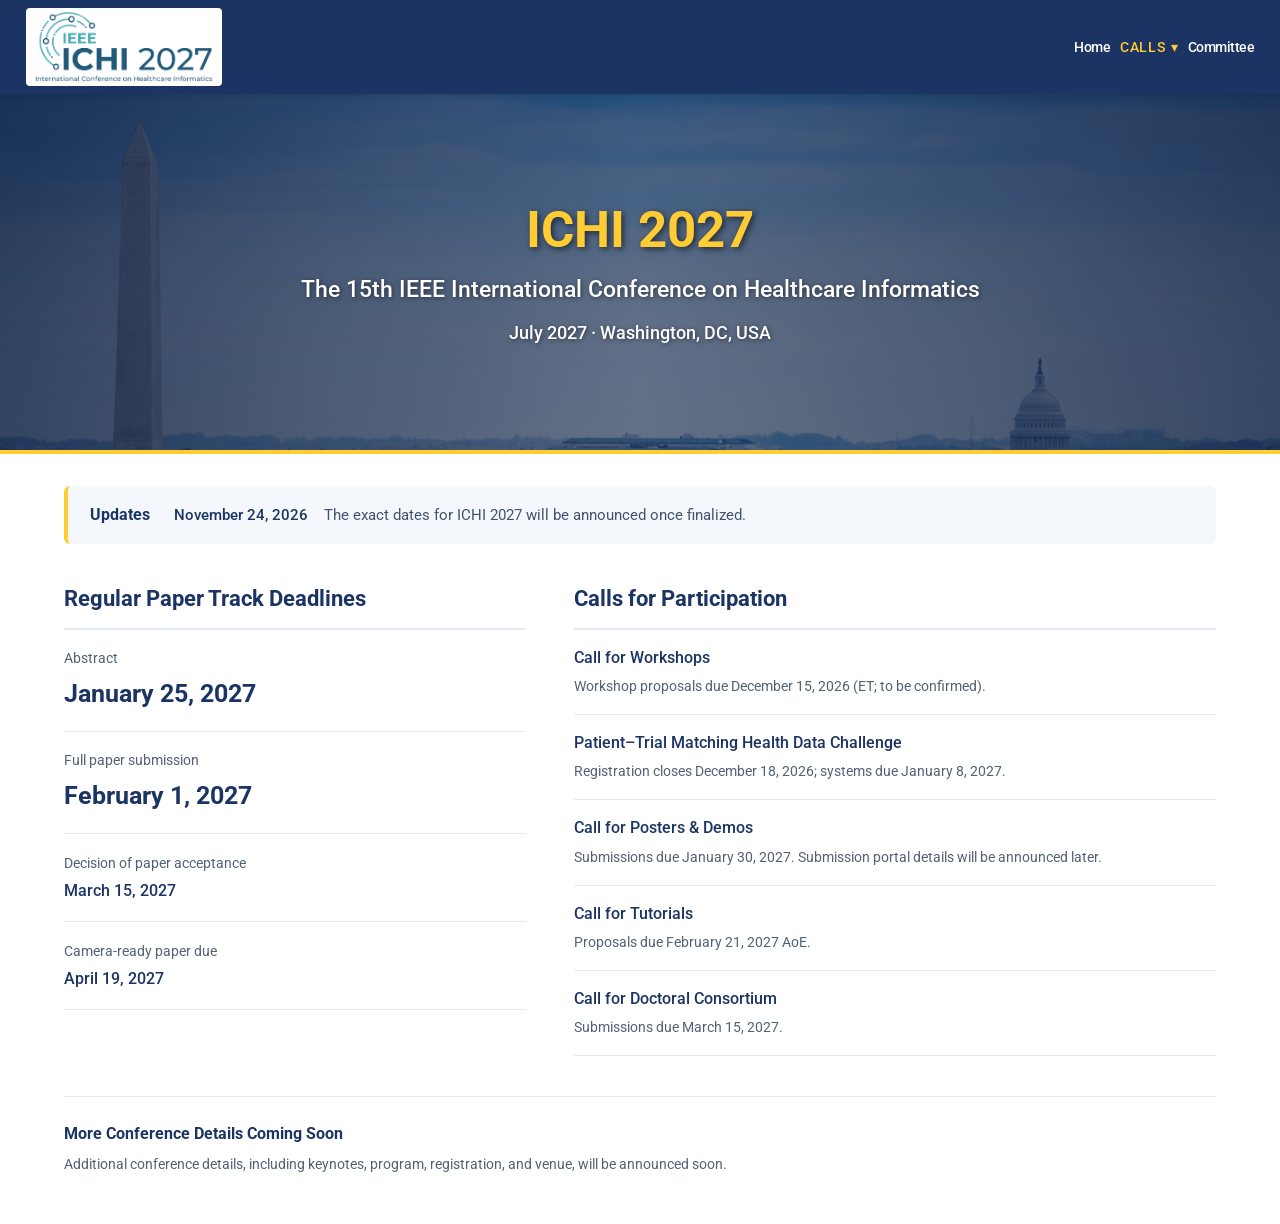
<file: index.html>
<!DOCTYPE html>
<!-- Updated: November 24, 2026 -->
<html lang="en">
<head>
    <meta charset="UTF-8" />
    <meta name="viewport" content="width=device-width, initial-scale=1.0" />
    <title>ICHI 2027 - IEEE International Conference on Healthcare Informatics</title>
    <link rel="stylesheet" href="style.css" />
    <link href="https://fonts.googleapis.com/css2?family=Roboto:wght@300;500;700&display=swap" rel="stylesheet">
</head>
<body>

<!-- Top Navigation -->
<header class="navbar">
    <div class="container">
        <a href="index.html" class="logo">
            <img src="assets/img/logo/PNG/2027-logo-IEEE ICHI-FINAL_Color.png" alt="IEEE ICHI 2027 Logo" />
        </a>
        <div id="top-nav"></div>
    </div>
</header>

<!-- Hero Section -->
<section class="hero home-hero">
  <div class="hero-text">
    <h1>ICHI 2027</h1>
    <p class="hero-description">The 15th IEEE International Conference on Healthcare Informatics</p>
    <p class="hero-subtitle">July 2027 · Washington, DC, USA</p>
  </div>
</section>

<main class="container home-content">
  <section class="home-updates" aria-labelledby="updates-heading">
    <h2 id="updates-heading">Updates</h2>
    <p><time datetime="2026-11-24">November 24, 2026</time><span>The exact dates for ICHI 2027 will be announced once finalized.</span></p>
  </section>

  <div class="home-grid">
    <section aria-labelledby="deadlines-heading">
      <h2 id="deadlines-heading">Regular Paper Track Deadlines</h2>
      <dl class="home-deadlines">
        <div class="home-deadline home-deadline--primary">
          <dt>Abstract</dt>
          <dd><time datetime="2027-01-25">January 25, 2027</time></dd>
        </div>
        <div class="home-deadline home-deadline--primary">
          <dt>Full paper submission</dt>
          <dd><time datetime="2027-02-01">February 1, 2027</time></dd>
        </div>
        <div class="home-deadline">
          <dt>Decision of paper acceptance</dt>
          <dd><time datetime="2027-03-15">March 15, 2027</time></dd>
        </div>
        <div class="home-deadline">
          <dt>Camera-ready paper due</dt>
          <dd><time datetime="2027-04-19">April 19, 2027</time></dd>
        </div>
      </dl>
    </section>

    <section aria-labelledby="calls-heading">
      <h2 id="calls-heading">Calls for Participation</h2>
      <ul class="home-calls">
        <li>
          <h3><a href="call-for-workshops.html">Call for Workshops</a></h3>
          <p>Workshop proposals due <time datetime="2026-12-15">December 15, 2026</time> (ET; to be confirmed).</p>
        </li>
        <li>
          <h3><a href="call-for-health-data-challenge.html">Patient–Trial Matching Health Data Challenge</a></h3>
          <p>Registration closes <time datetime="2026-12-18">December 18, 2026</time>; systems due <time datetime="2027-01-08">January 8, 2027</time>.</p>
        </li>
        <li>
          <h3><a href="call-for-posters.html">Call for Posters &amp; Demos</a></h3>
          <p>Submissions due <time datetime="2027-01-30">January 30, 2027</time>. Submission portal details will be announced later.</p>
        </li>
        <li>
          <h3><a href="call-for-tutorials.html">Call for Tutorials</a></h3>
          <p>Proposals due <time datetime="2027-02-21">February 21, 2027</time> AoE.</p>
        </li>
        <li>
          <h3><a href="call-for-doctorial-consortium.html">Call for Doctoral Consortium</a></h3>
          <p>Submissions due <time datetime="2027-03-15">March 15, 2027</time>.</p>
        </li>
      </ul>
    </section>
  </div>

  <section class="home-more" aria-labelledby="more-heading">
    <h2 id="more-heading">More Conference Details Coming Soon</h2>
    <p>
      Additional conference details, including keynotes, program, registration, and venue, will be announced soon.
    </p>
    <!-- <p style="color: #666;">
      Questions? Contact us at
      <a href="mailto:ichi2027@temple.edu">ichi2027@temple.edu</a>
    </p> -->
  </section>

</main>

<div id="footer"></div>
<script>
    fetch('nav.html', { cache: 'no-store' })
          .then(res => res.text())
          .then(html => { document.getElementById('top-nav').innerHTML = html; });

  fetch('footer.html')
        .then(res => res.text())
        .then(html => { document.getElementById('footer').innerHTML = html; });
</script>

</body>
</html>
</file>
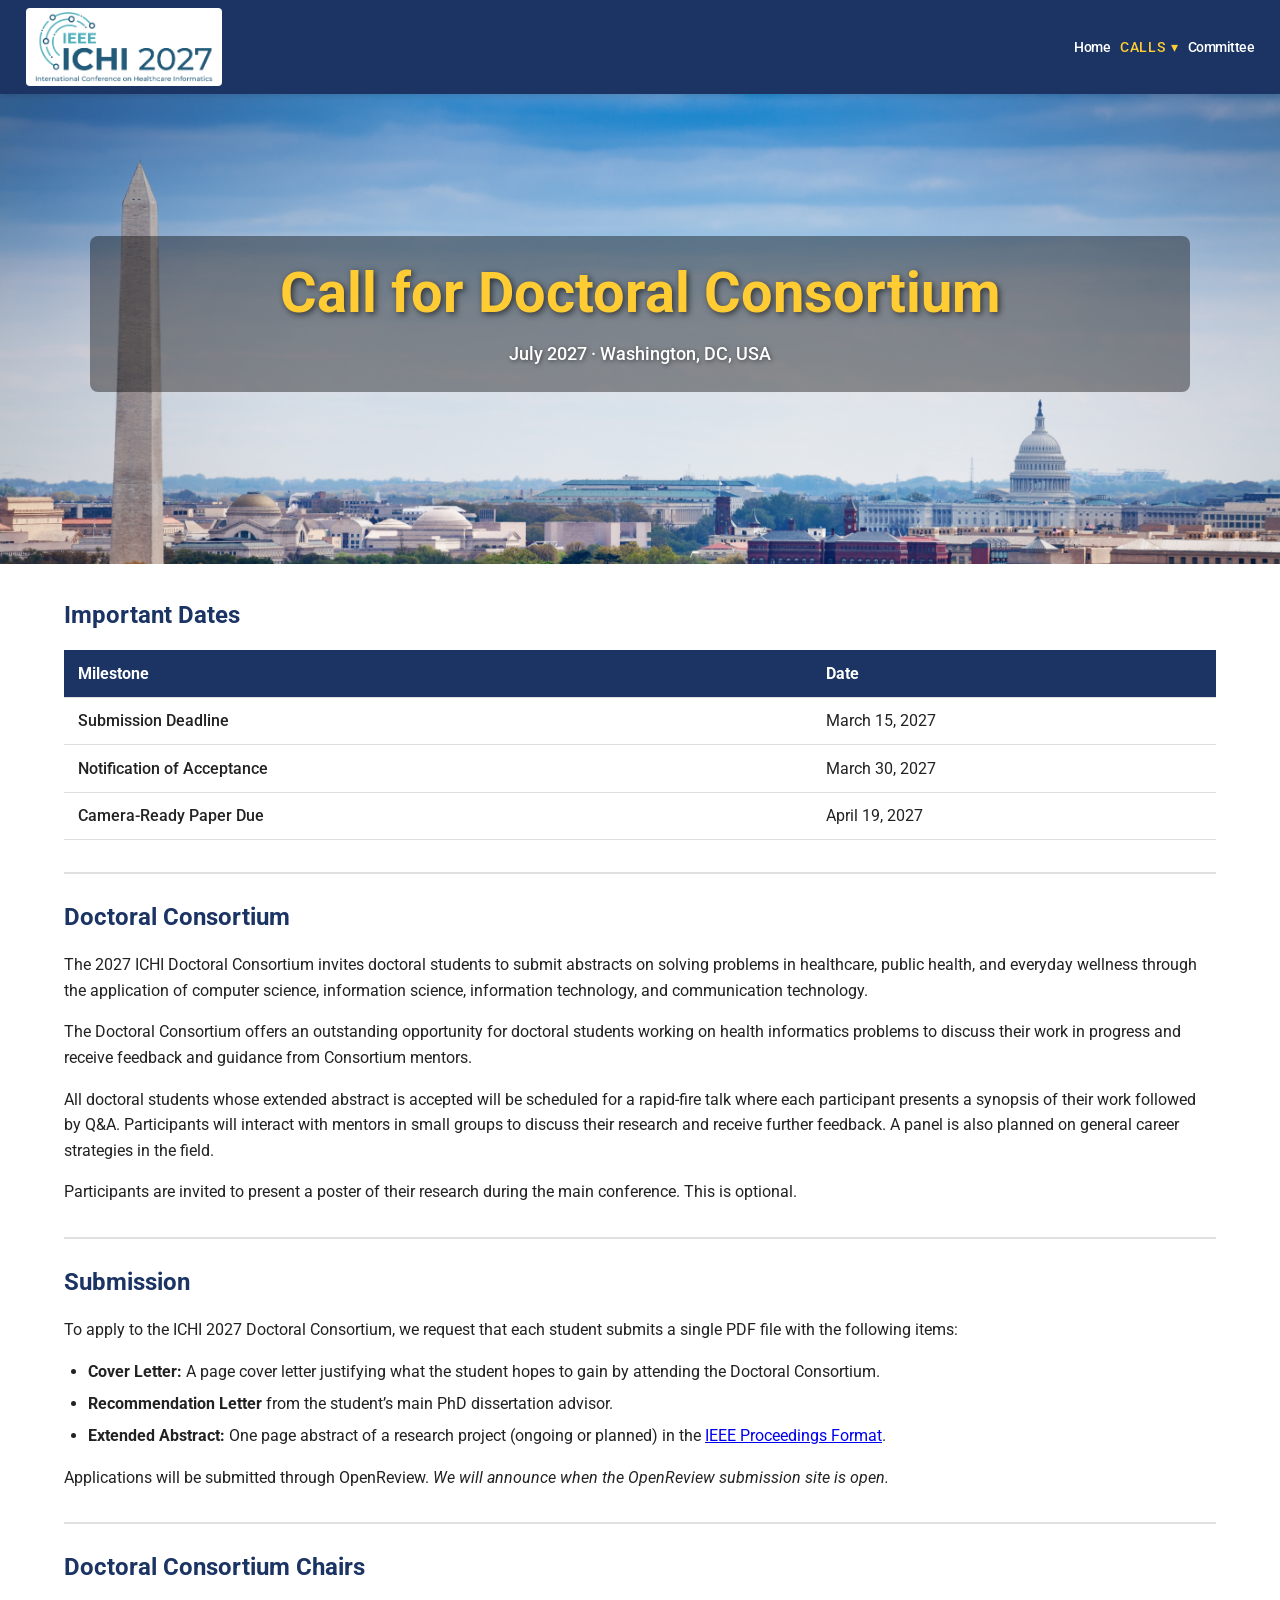
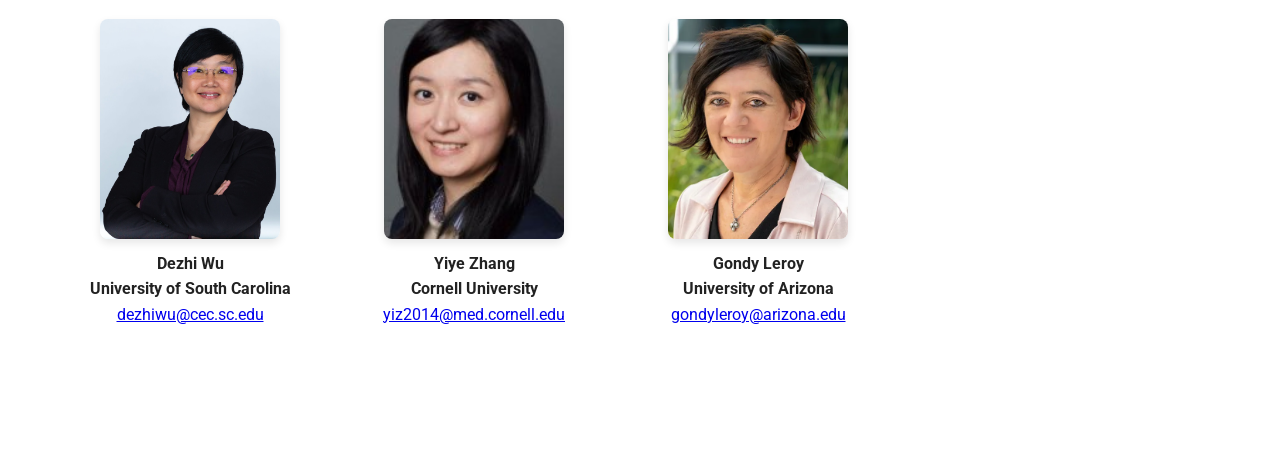
<file: call-for-doctorial-consortium.html>
<!DOCTYPE html>
<!-- Updated: November 24, 2026 -->
<html lang="en">
<head>
  <meta charset="UTF-8" />
  <meta name="viewport" content="width=device-width, initial-scale=1.0" />
  <title>Call for Doctoral Consortium | ICHI 2027</title>
  <link rel="stylesheet" href="style.css" />
  <link href="https://fonts.googleapis.com/css2?family=Roboto:wght@300;500;700&display=swap" rel="stylesheet">
</head>
<body>
<header class="navbar">
  <div class="container">
    <a href="index.html" class="logo">
      <img src="assets/img/logo/PNG/2027-logo-IEEE ICHI-FINAL_Color.png" alt="IEEE ICHI 2027 Logo" />
    </a>
    <div id="top-nav"></div>
  </div>
</header>

<section class="hero">
  <div class="hero-text">
    <h1>Call for Doctoral Consortium</h1>
    <p class="hero-subtitle">July 2027 · Washington, DC, USA</p>
  </div>
</section>

<main class="container cfp-content">
  <h2>Important Dates</h2>
  <div class="cfp-table-wrap">
    <table class="cfp-dates">
      <caption class="sr-only">Doctoral Consortium milestones and dates</caption>
      <thead><tr><th scope="col">Milestone</th><th scope="col">Date</th></tr></thead>
      <tbody>
        <tr><th scope="row">Submission Deadline</th><td>March 15, 2027</td></tr>
        <tr><th scope="row">Notification of Acceptance</th><td>March 30, 2027</td></tr>
        <tr><th scope="row">Camera-Ready Paper Due</th><td>April 19, 2027</td></tr>
      </tbody>
    </table>
  </div>

  <h2>Doctoral Consortium</h2>
  <p>The 2027 ICHI Doctoral Consortium invites doctoral students to submit abstracts on solving problems in healthcare, public health, and everyday wellness through the application of computer science, information science, information technology, and communication technology.</p>
  <p>The Doctoral Consortium offers an outstanding opportunity for doctoral students working on health informatics problems to discuss their work in progress and receive feedback and guidance from Consortium mentors.</p>
  <p>All doctoral students whose extended abstract is accepted will be scheduled for a rapid-fire talk where each participant presents a synopsis of their work followed by Q&amp;A. Participants will interact with mentors in small groups to discuss their research and receive further feedback. A panel is also planned on general career strategies in the field.</p>
  <p>Participants are invited to present a poster of their research during the main conference. This is optional.</p>

  <h2>Submission</h2>
  <p>To apply to the ICHI 2027 Doctoral Consortium, we request that each student submits a single PDF file with the following items:</p>
  <ul>
    <li><strong>Cover Letter:</strong> A page cover letter justifying what the student hopes to gain by attending the Doctoral Consortium.</li>
    <li><strong>Recommendation Letter</strong> from the student&rsquo;s main PhD dissertation advisor.</li>
    <li><strong>Extended Abstract:</strong> One page abstract of a research project (ongoing or planned) in the <a href="https://www.ieee.org/conferences/publishing/templates.html" target="_blank" rel="noopener noreferrer">IEEE Proceedings Format</a>.</li>
  </ul>
  <p>Applications will be submitted through OpenReview. <em>We will announce when the OpenReview submission site is open.</em></p>

  <section class="committee-section">
    <h2>Doctoral Consortium Chairs</h2>
    <div class="committee-grid">
      <div class="committee-card">
        <img src="assets/img/dezhi_wu.jpg" alt="Dezhi Wu">
        <h4>Dezhi Wu</h4>
        <h4>University of South Carolina</h4>
        <a href="mailto:dezhiwu@cec.sc.edu">dezhiwu@cec.sc.edu</a>
      </div>
      <div class="committee-card">
        <img src="assets/img/yiye_zhang.jpg" alt="Yiye Zhang">
        <h4>Yiye Zhang</h4>
        <h4>Cornell University</h4>
        <a href="mailto:yiz2014@med.cornell.edu">yiz2014@med.cornell.edu</a>
      </div>
      <div class="committee-card">
        <img src="assets/img/gondy_leroy.png" alt="Gondy Leroy">
        <h4>Gondy Leroy</h4>
        <h4>University of Arizona</h4>
        <a href="mailto:gondyleroy@arizona.edu">gondyleroy@arizona.edu</a>
      </div>
    </div>
  </section>
</main>

<div id="footer"></div>
<script>
  fetch('nav.html', { cache: 'no-store' })
    .then(res => res.text())
    .then(html => { document.getElementById('top-nav').innerHTML = html; });

  fetch('footer.html')
    .then(res => res.text())
    .then(html => { document.getElementById('footer').innerHTML = html; });
</script>
</body>
</html>
</file>
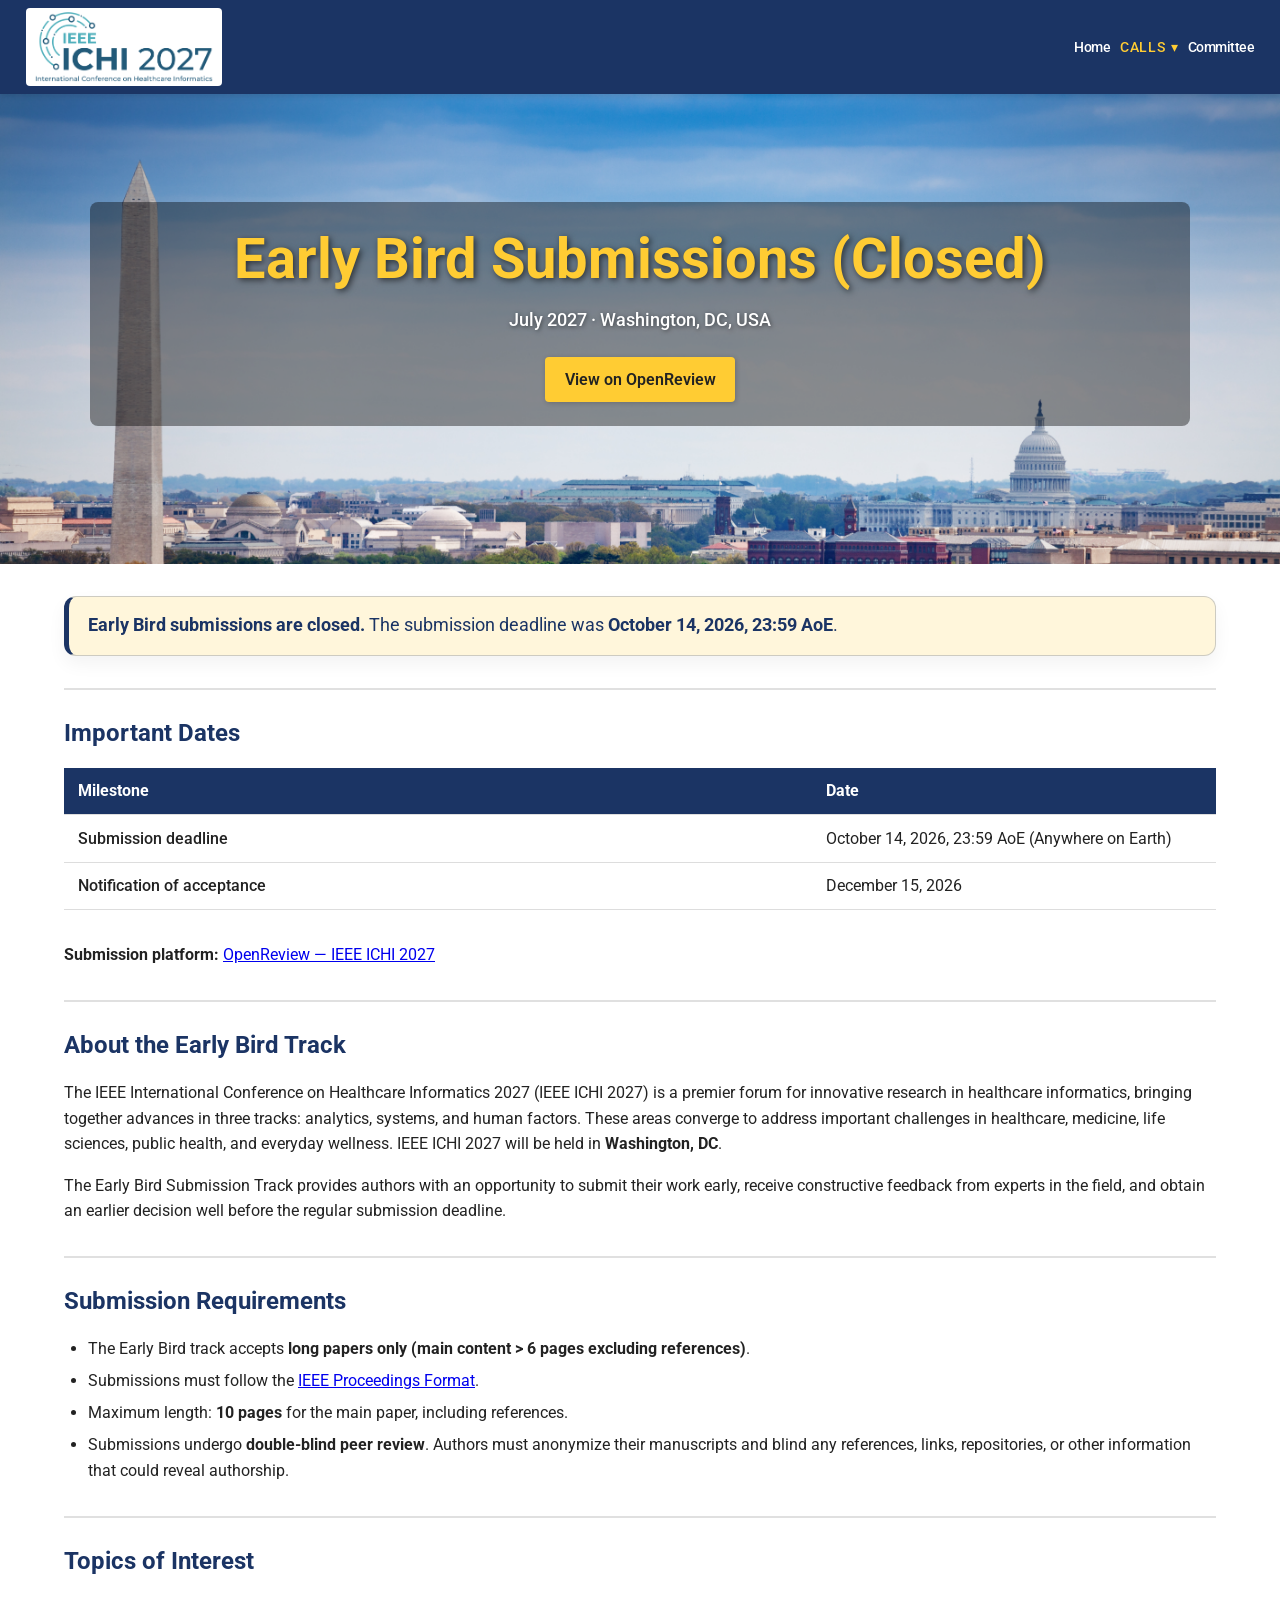
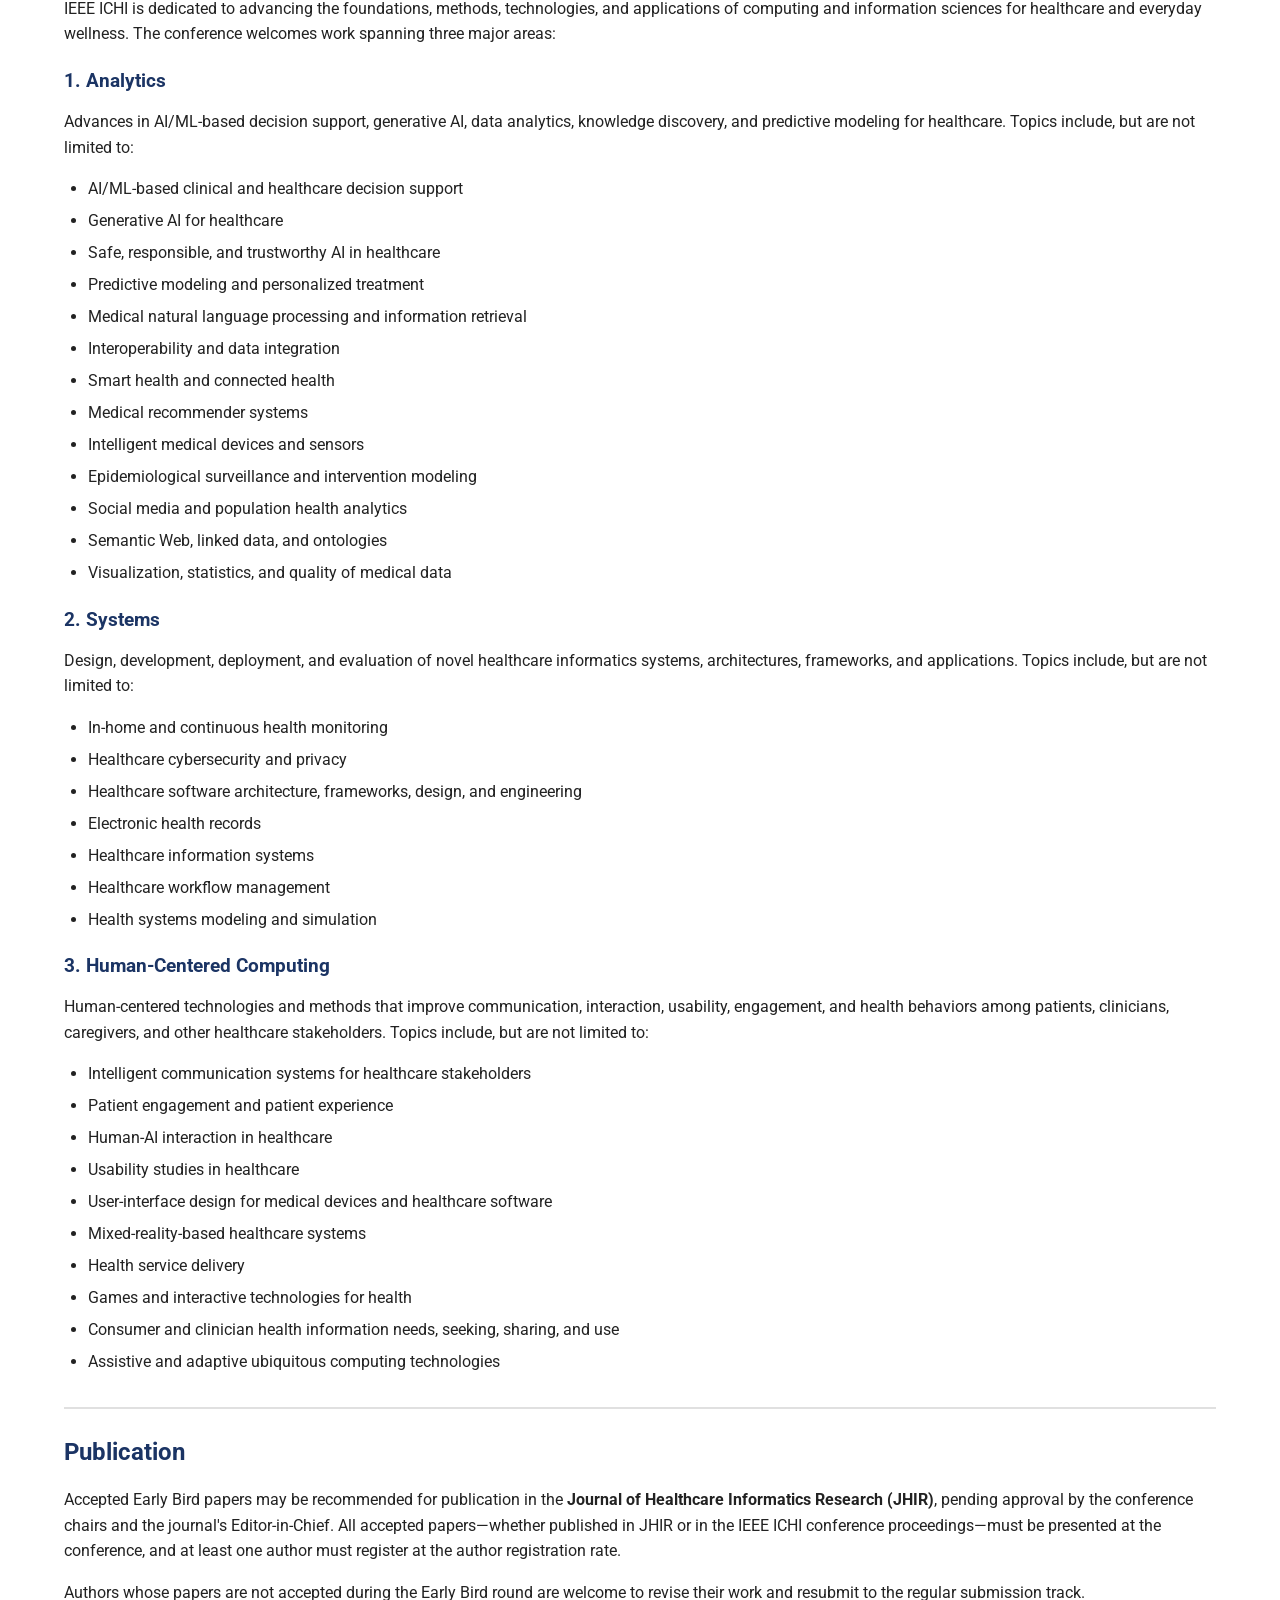
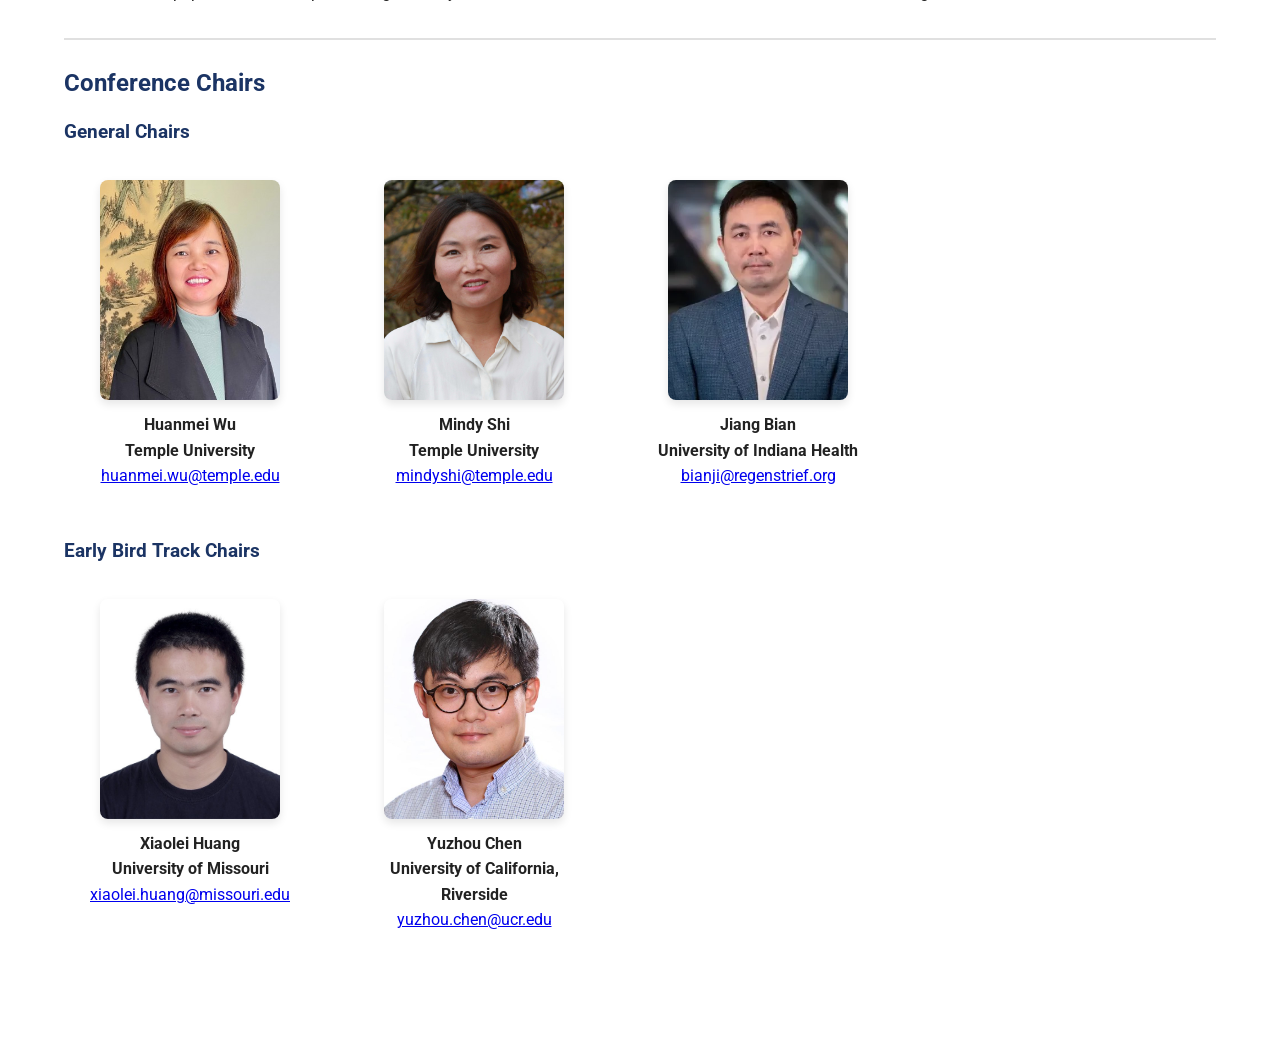
<file: call-for-early-submission.html>
﻿<!DOCTYPE html>
<!-- Updated: November 24, 2026 -->
<html lang="en">
<head>
  <meta charset="UTF-8" />
  <meta name="viewport" content="width=device-width, initial-scale=1.0" />
  <title>Call for Early Bird Submissions | ICHI 2027</title>
  <link rel="stylesheet" href="style.css" />
  <link href="https://fonts.googleapis.com/css2?family=Roboto:wght@300;500;700&display=swap" rel="stylesheet">
</head>
<body>

<!-- Top Navigation -->
<header class="navbar">
  <div class="container">
    <a href="index.html" class="logo">
      <img src="assets/img/logo/PNG/2027-logo-IEEE ICHI-FINAL_Color.png" alt="IEEE ICHI 2027 Logo" />
    </a>
    <div id="top-nav"></div>
  </div>
</header>

<!-- Hero Section -->
<section class="hero">
  <div class="hero-text">
    <h1>Early Bird Submissions (Closed)</h1>
    <p class="hero-subtitle">July 2027 · Washington, DC, USA</p>
    <div class="hero-actions">
      <a href="https://openreview.net/group?id=IEEE.org/ICHI/2027/Conference" class="button" target="_blank" rel="noopener noreferrer">View on OpenReview</a>
    </div>
  </div>
</section>

<main class="container cfp-content">

  <section class="conference-status-alert" role="status">
    <strong>Early Bird submissions are closed.</strong>
    The submission deadline was <strong>October 14, 2026, 23:59 AoE</strong>.
  </section>

  <h2>Important Dates</h2>
  <div class="cfp-table-wrap">
    <table class="cfp-dates">
      <caption class="sr-only">Early Submission milestones and dates</caption>
      <thead><tr><th scope="col">Milestone</th><th scope="col">Date</th></tr></thead>
      <tbody>
        <tr><th scope="row">Submission deadline</th><td>October 14, 2026, 23:59 AoE (Anywhere on Earth)</td></tr>
        <tr><th scope="row">Notification of acceptance</th><td>December 15, 2026</td></tr>
      </tbody>
    </table>
  </div>
  <p><strong>Submission platform:</strong> <a href="https://openreview.net/group?id=IEEE.org/ICHI/2027/Conference" target="_blank" rel="noopener noreferrer">OpenReview — IEEE ICHI 2027</a></p>

  <h2>About the Early Bird Track</h2>
  <p>The IEEE International Conference on Healthcare Informatics 2027 (IEEE ICHI 2027) is a premier forum for innovative research in healthcare informatics, bringing together advances in three tracks: analytics, systems, and human factors. These areas converge to address important challenges in healthcare, medicine, life sciences, public health, and everyday wellness. IEEE ICHI 2027 will be held in <strong>Washington, DC</strong>.</p>
  <p>The Early Bird Submission Track provides authors with an opportunity to submit their work early, receive constructive feedback from experts in the field, and obtain an earlier decision well before the regular submission deadline.</p>

  <h2>Submission Requirements</h2>
  <ul>
    <li>The Early Bird track accepts <strong>long papers only (main content &gt; 6 pages excluding references)</strong>.</li>
    <li>Submissions must follow the <a href="https://www.ieee.org/conferences/publishing/templates.html" target="_blank" rel="noopener noreferrer">IEEE Proceedings Format</a>.</li>
    <li>Maximum length: <strong>10 pages</strong> for the main paper, including references.</li>
    <li>Submissions undergo <strong>double-blind peer review</strong>. Authors must anonymize their manuscripts and blind any references, links, repositories, or other information that could reveal authorship.</li>
  </ul>

  <h2 style="color: var(--umn-maroon); margin-bottom: 1rem;">Topics of Interest</h2>
  <p>IEEE ICHI is dedicated to advancing the foundations, methods, technologies, and applications of computing and information sciences for healthcare and everyday wellness. The conference welcomes work spanning three major areas:</p>

  <h3 style="color: var(--umn-maroon);">1. Analytics</h3>
  <p>Advances in AI/ML-based decision support, generative AI, data analytics, knowledge discovery, and predictive modeling for healthcare. Topics include, but are not limited to:</p>
  <ul>
    <li>AI/ML-based clinical and healthcare decision support</li>
    <li>Generative AI for healthcare</li>
    <li>Safe, responsible, and trustworthy AI in healthcare</li>
    <li>Predictive modeling and personalized treatment</li>
    <li>Medical natural language processing and information retrieval</li>
    <li>Interoperability and data integration</li>
    <li>Smart health and connected health</li>
    <li>Medical recommender systems</li>
    <li>Intelligent medical devices and sensors</li>
    <li>Epidemiological surveillance and intervention modeling</li>
    <li>Social media and population health analytics</li>
    <li>Semantic Web, linked data, and ontologies</li>
    <li>Visualization, statistics, and quality of medical data</li>
  </ul>

  <h3 style="color: var(--umn-maroon);">2. Systems</h3>
  <p>Design, development, deployment, and evaluation of novel healthcare informatics systems, architectures, frameworks, and applications. Topics include, but are not limited to:</p>
  <ul>
    <li>In-home and continuous health monitoring</li>
    <li>Healthcare cybersecurity and privacy</li>
    <li>Healthcare software architecture, frameworks, design, and engineering</li>
    <li>Electronic health records</li>
    <li>Healthcare information systems</li>
    <li>Healthcare workflow management</li>
    <li>Health systems modeling and simulation</li>
  </ul>

  <h3 style="color: var(--umn-maroon);">3. Human-Centered Computing</h3>
  <p>Human-centered technologies and methods that improve communication, interaction, usability, engagement, and health behaviors among patients, clinicians, caregivers, and other healthcare stakeholders. Topics include, but are not limited to:</p>
  <ul>
    <li>Intelligent communication systems for healthcare stakeholders</li>
    <li>Patient engagement and patient experience</li>
    <li>Human-AI interaction in healthcare</li>
    <li>Usability studies in healthcare</li>
    <li>User-interface design for medical devices and healthcare software</li>
    <li>Mixed-reality-based healthcare systems</li>
    <li>Health service delivery</li>
    <li>Games and interactive technologies for health</li>
    <li>Consumer and clinician health information needs, seeking, sharing, and use</li>
    <li>Assistive and adaptive ubiquitous computing technologies</li>
  </ul>

  <h2>Publication</h2>
  <p>Accepted Early Bird papers may be recommended for publication in the <strong>Journal of Healthcare Informatics Research (JHIR)</strong>, pending approval by the conference chairs and the journal's Editor-in-Chief. All accepted papers—whether published in JHIR or in the IEEE ICHI conference proceedings—must be presented at the conference, and at least one author must register at the author registration rate.</p>
  <p>Authors whose papers are not accepted during the Early Bird round are welcome to revise their work and resubmit to the regular submission track.</p>

  <section class="committee-section">
    <h2>Conference Chairs</h2>

    <h3>General Chairs</h3>
    <div class="committee-grid">
      <div class="committee-card">
        <img src="assets/img/huanmei_wu.jpg" alt="Huanmei Wu">
        <h4>Huanmei Wu</h4>
        <h4>Temple University</h4>
        <a href="mailto:huanmei.wu@temple.edu">huanmei.wu@temple.edu</a>
      </div>
      <div class="committee-card">
        <img src="assets/img/xinghua_shi.jpg" alt="Xinghua (Mindy) Shi">
        <h4>Mindy Shi</h4>
        <h4>Temple University</h4>
        <a href="mailto:mindyshi@temple.edu">mindyshi@temple.edu</a>
      </div>
      <div class="committee-card">
        <img src="assets/img/jiang_bian.webp" alt="Jiang Bian">
        <h4>Jiang Bian</h4>
        <h4>University of Indiana Health</h4>
        <a href="mailto:bianji@regenstrief.org">bianji@regenstrief.org</a>
      </div>
    </div>

    <h3>Early Bird Track Chairs</h3>
    <div class="committee-grid">
      <div class="committee-card">
        <img src="assets/img/xiaolei_huang.jpg" alt="Xiaolei Huang">
        <h4>Xiaolei Huang</h4>
        <h4>University of Missouri</h4>
        <a href="mailto:xiaolei.huang@missouri.edu">xiaolei.huang@missouri.edu</a>
      </div>
      <div class="committee-card">
        <img src="assets/img/yuzhou_chen.jpg" alt="Yuzhou Chen">
        <h4>Yuzhou Chen</h4>
        <h4>University of California, Riverside</h4>
        <a href="mailto:yuzhou.chen@ucr.edu">yuzhou.chen@ucr.edu</a>
      </div>
    </div>
  </section>

</main>

<div id="footer"></div>
<script>
  fetch('nav.html', { cache: 'no-store' })
          .then(res => res.text())
          .then(html => { document.getElementById('top-nav').innerHTML = html; });

  fetch('footer.html')
          .then(res => res.text())
          .then(html => { document.getElementById('footer').innerHTML = html; });
</script>

</body>
</html>
</file>
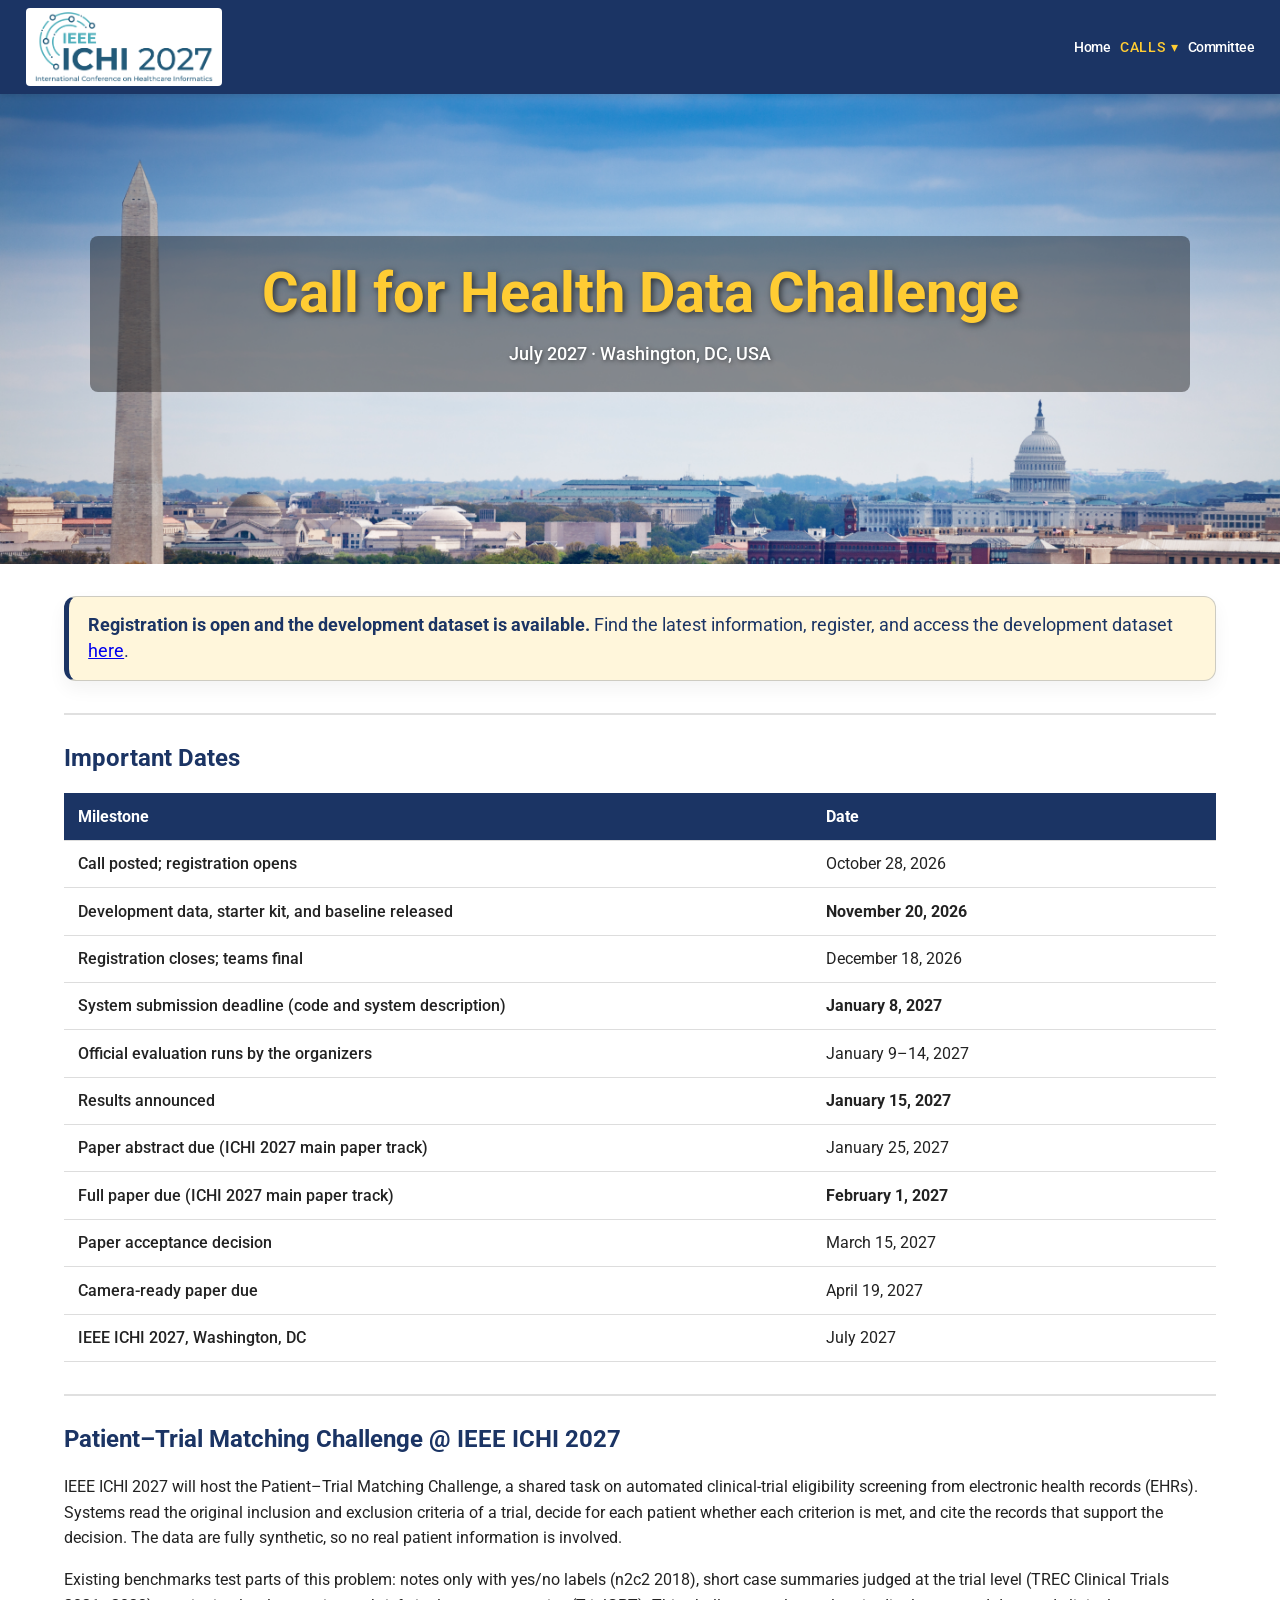
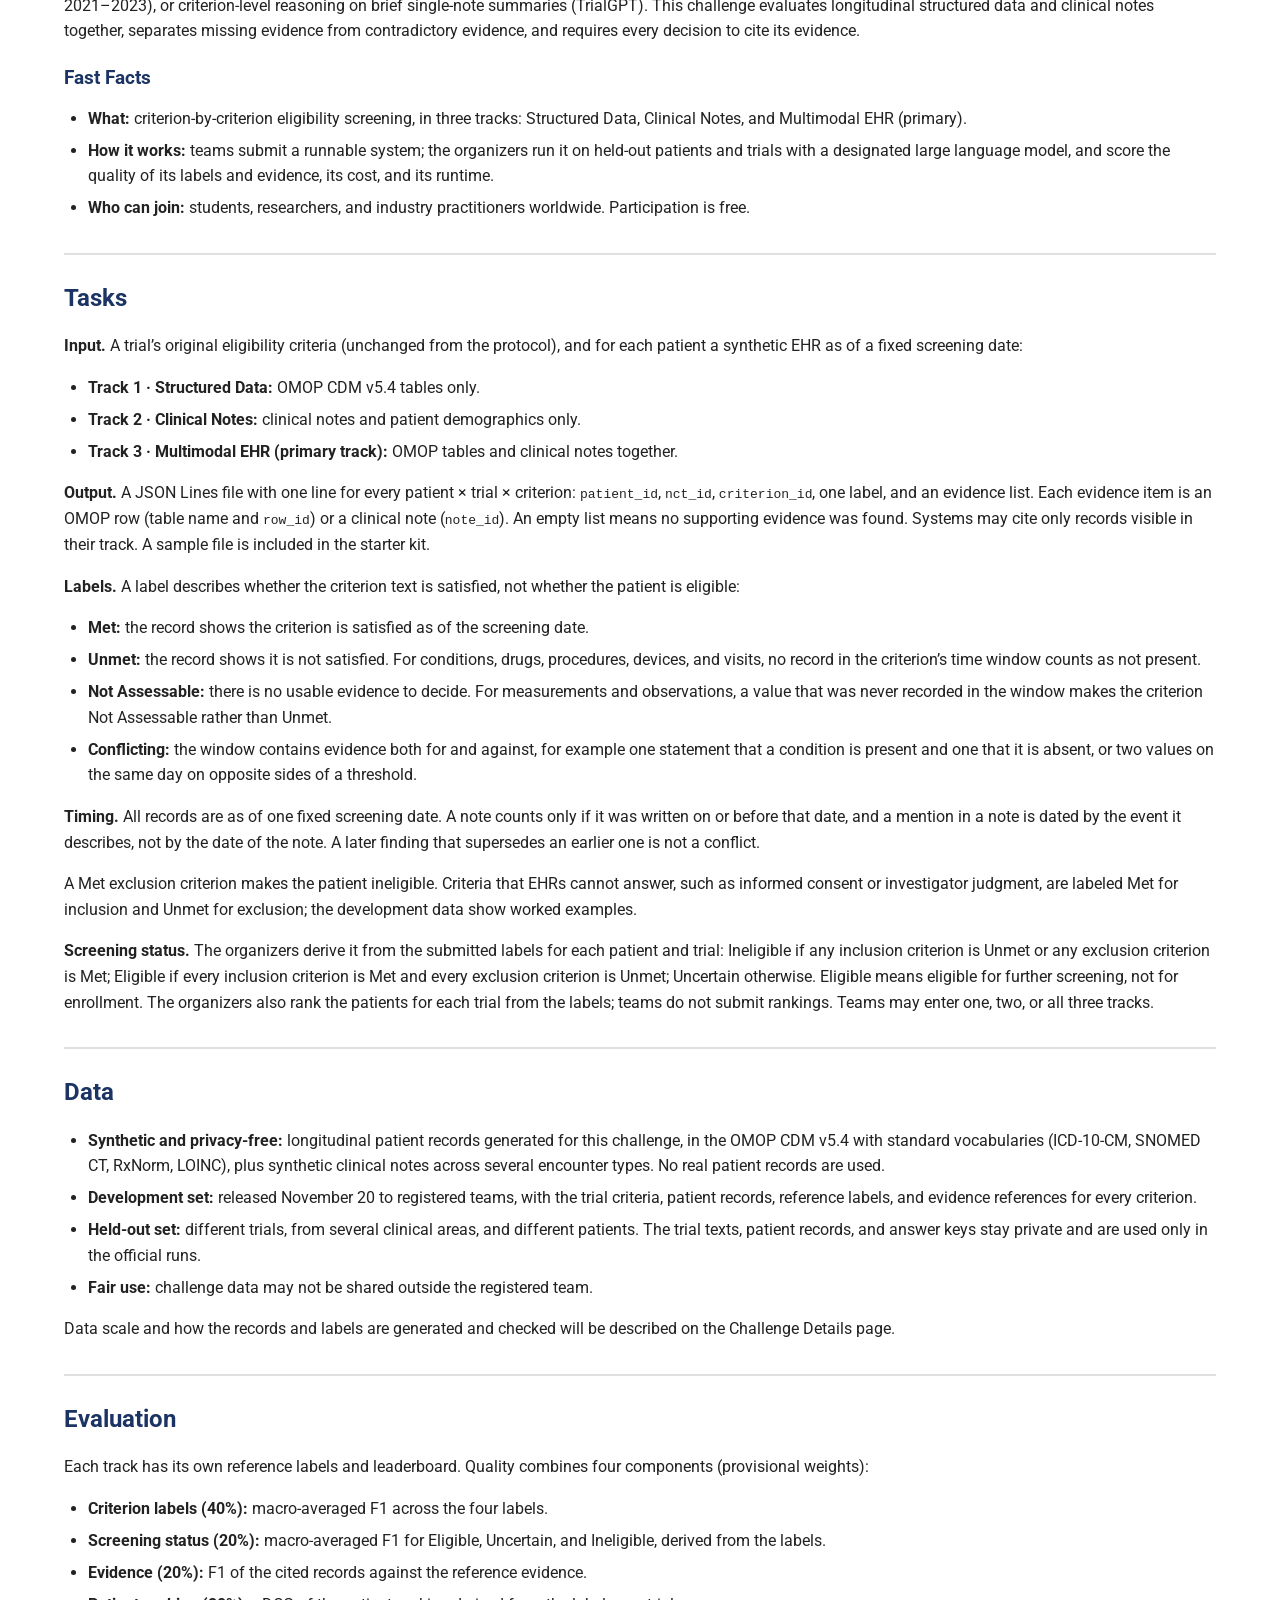
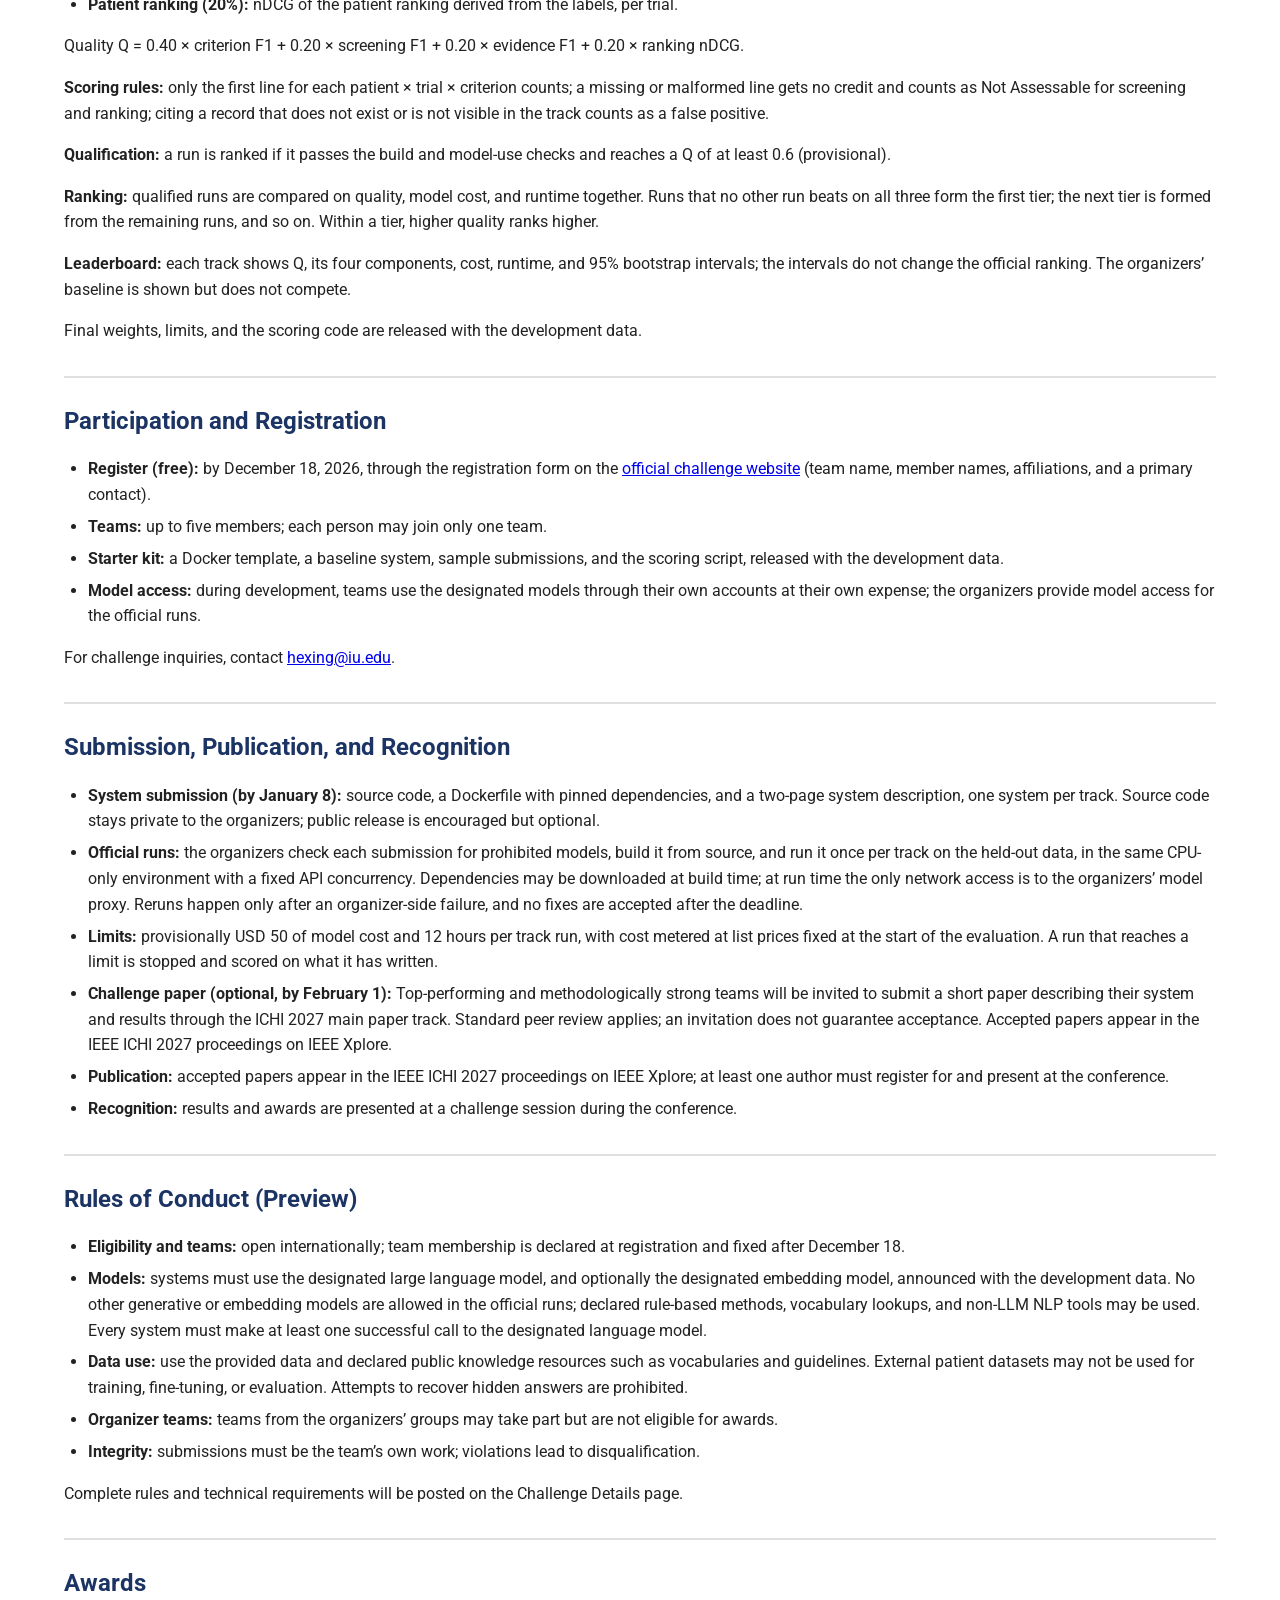
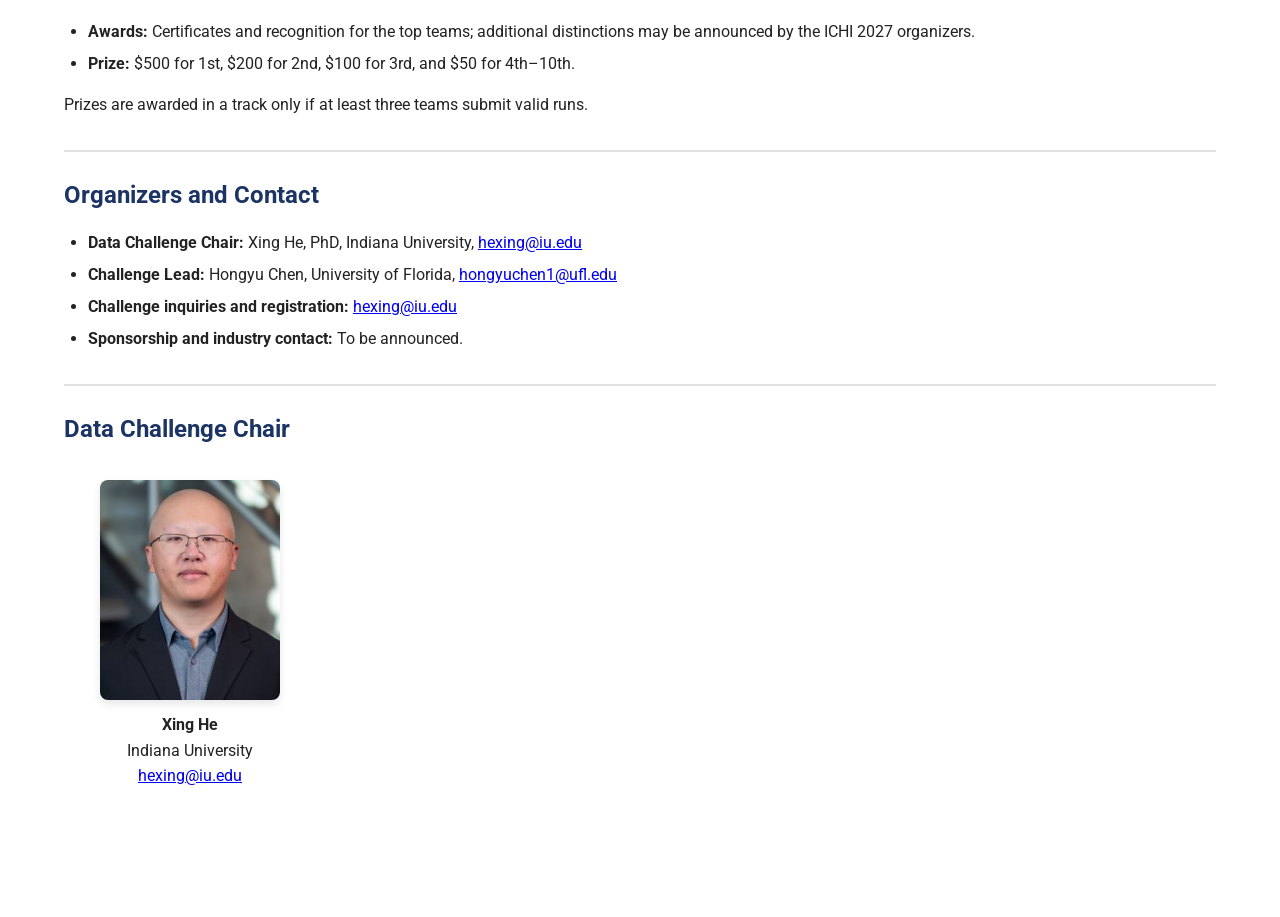
<file: call-for-health-data-challenge.html>
<!DOCTYPE html>
<!-- Updated: November 24, 2026 -->
<html lang="en">
<head>
  <meta charset="UTF-8" />
  <meta name="viewport" content="width=device-width, initial-scale=1.0" />
  <title>Call for Health Data Challenge | ICHI 2027</title>
  <link rel="stylesheet" href="style.css" />
  <link href="https://fonts.googleapis.com/css2?family=Roboto:wght@300;500;700&display=swap" rel="stylesheet">
</head>
<body>
<header class="navbar">
  <div class="container">
    <a href="index.html" class="logo">
      <img src="assets/img/logo/PNG/2027-logo-IEEE ICHI-FINAL_Color.png" alt="IEEE ICHI 2027 Logo" />
    </a>
    <div id="top-nav"></div>
  </div>
</header>

<section class="hero">
  <div class="hero-text">
    <h1>Call for Health Data Challenge</h1>
    <p class="hero-subtitle">July 2027 · Washington, DC, USA</p>
  </div>
</section>

<main class="container cfp-content">
  <section class="conference-status-alert" role="status">
    <strong>Registration is open and the development dataset is available.</strong>
    Find the latest information, register, and access the development dataset <a href="https://trialscreen-challenge.org/" target="_blank" rel="noopener noreferrer">here</a>.
  </section>

  <h2>Important Dates</h2>
  <div class="cfp-table-wrap">
    <table class="cfp-dates">
      <caption class="sr-only">Health Data Challenge milestones and dates</caption>
      <thead><tr><th scope="col">Milestone</th><th scope="col">Date</th></tr></thead>
      <tbody>
        <tr><th scope="row">Call posted; registration opens</th><td>October 28, 2026</td></tr>
        <tr><th scope="row">Development data, starter kit, and baseline released</th><td><strong>November 20, 2026</strong></td></tr>
        <tr><th scope="row">Registration closes; teams final</th><td>December 18, 2026</td></tr>
        <tr><th scope="row">System submission deadline (code and system description)</th><td><strong>January 8, 2027</strong></td></tr>
        <tr><th scope="row">Official evaluation runs by the organizers</th><td>January 9–14, 2027</td></tr>
        <tr><th scope="row">Results announced</th><td><strong>January 15, 2027</strong></td></tr>
        <tr><th scope="row">Paper abstract due (ICHI 2027 main paper track)</th><td>January 25, 2027</td></tr>
        <tr><th scope="row">Full paper due (ICHI 2027 main paper track)</th><td><strong>February 1, 2027</strong></td></tr>
        <tr><th scope="row">Paper acceptance decision</th><td>March 15, 2027</td></tr>
        <tr><th scope="row">Camera-ready paper due</th><td>April 19, 2027</td></tr>
        <tr><th scope="row">IEEE ICHI 2027, Washington, DC</th><td>July 2027</td></tr>
      </tbody>
    </table>
  </div>

  <h2>Patient–Trial Matching Challenge @ IEEE ICHI 2027</h2>
  <p>IEEE ICHI 2027 will host the Patient–Trial Matching Challenge, a shared task on automated clinical-trial eligibility screening from electronic health records (EHRs). Systems read the original inclusion and exclusion criteria of a trial, decide for each patient whether each criterion is met, and cite the records that support the decision. The data are fully synthetic, so no real patient information is involved.</p>
  <p>Existing benchmarks test parts of this problem: notes only with yes/no labels (n2c2 2018), short case summaries judged at the trial level (TREC Clinical Trials 2021–2023), or criterion-level reasoning on brief single-note summaries (TrialGPT). This challenge evaluates longitudinal structured data and clinical notes together, separates missing evidence from contradictory evidence, and requires every decision to cite its evidence.</p>

  <h3>Fast Facts</h3>
  <ul>
    <li><strong>What:</strong> criterion-by-criterion eligibility screening, in three tracks: Structured Data, Clinical Notes, and Multimodal EHR (primary).</li>
    <li><strong>How it works:</strong> teams submit a runnable system; the organizers run it on held-out patients and trials with a designated large language model, and score the quality of its labels and evidence, its cost, and its runtime.</li>
    <li><strong>Who can join:</strong> students, researchers, and industry practitioners worldwide. Participation is free.</li>
  </ul>

  <h2>Tasks</h2>
  <p><strong>Input.</strong> A trial’s original eligibility criteria (unchanged from the protocol), and for each patient a synthetic EHR as of a fixed screening date:</p>
  <ul>
    <li><strong>Track 1 · Structured Data:</strong> OMOP CDM v5.4 tables only.</li>
    <li><strong>Track 2 · Clinical Notes:</strong> clinical notes and patient demographics only.</li>
    <li><strong>Track 3 · Multimodal EHR (primary track):</strong> OMOP tables and clinical notes together.</li>
  </ul>
  <p><strong>Output.</strong> A JSON Lines file with one line for every patient × trial × criterion: <code>patient_id</code>, <code>nct_id</code>, <code>criterion_id</code>, one label, and an evidence list. Each evidence item is an OMOP row (table name and <code>row_id</code>) or a clinical note (<code>note_id</code>). An empty list means no supporting evidence was found. Systems may cite only records visible in their track. A sample file is included in the starter kit.</p>
  <p><strong>Labels.</strong> A label describes whether the criterion text is satisfied, not whether the patient is eligible:</p>
  <ul>
    <li><strong>Met:</strong> the record shows the criterion is satisfied as of the screening date.</li>
    <li><strong>Unmet:</strong> the record shows it is not satisfied. For conditions, drugs, procedures, devices, and visits, no record in the criterion’s time window counts as not present.</li>
    <li><strong>Not Assessable:</strong> there is no usable evidence to decide. For measurements and observations, a value that was never recorded in the window makes the criterion Not Assessable rather than Unmet.</li>
    <li><strong>Conflicting:</strong> the window contains evidence both for and against, for example one statement that a condition is present and one that it is absent, or two values on the same day on opposite sides of a threshold.</li>
  </ul>
  <p><strong>Timing.</strong> All records are as of one fixed screening date. A note counts only if it was written on or before that date, and a mention in a note is dated by the event it describes, not by the date of the note. A later finding that supersedes an earlier one is not a conflict.</p>
  <p>A Met exclusion criterion makes the patient ineligible. Criteria that EHRs cannot answer, such as informed consent or investigator judgment, are labeled Met for inclusion and Unmet for exclusion; the development data show worked examples.</p>
  <p><strong>Screening status.</strong> The organizers derive it from the submitted labels for each patient and trial: Ineligible if any inclusion criterion is Unmet or any exclusion criterion is Met; Eligible if every inclusion criterion is Met and every exclusion criterion is Unmet; Uncertain otherwise. Eligible means eligible for further screening, not for enrollment. The organizers also rank the patients for each trial from the labels; teams do not submit rankings. Teams may enter one, two, or all three tracks.</p>

  <h2>Data</h2>
  <ul>
    <li><strong>Synthetic and privacy-free:</strong> longitudinal patient records generated for this challenge, in the OMOP CDM v5.4 with standard vocabularies (ICD-10-CM, SNOMED CT, RxNorm, LOINC), plus synthetic clinical notes across several encounter types. No real patient records are used.</li>
    <li><strong>Development set:</strong> released November 20 to registered teams, with the trial criteria, patient records, reference labels, and evidence references for every criterion.</li>
    <li><strong>Held-out set:</strong> different trials, from several clinical areas, and different patients. The trial texts, patient records, and answer keys stay private and are used only in the official runs.</li>
    <li><strong>Fair use:</strong> challenge data may not be shared outside the registered team.</li>
  </ul>
  <p>Data scale and how the records and labels are generated and checked will be described on the Challenge Details page.</p>

  <h2>Evaluation</h2>
  <p>Each track has its own reference labels and leaderboard. Quality combines four components (provisional weights):</p>
  <ul>
    <li><strong>Criterion labels (40%):</strong> macro-averaged F1 across the four labels.</li>
    <li><strong>Screening status (20%):</strong> macro-averaged F1 for Eligible, Uncertain, and Ineligible, derived from the labels.</li>
    <li><strong>Evidence (20%):</strong> F1 of the cited records against the reference evidence.</li>
    <li><strong>Patient ranking (20%):</strong> nDCG of the patient ranking derived from the labels, per trial.</li>
  </ul>
  <p>Quality Q = 0.40 × criterion F1 + 0.20 × screening F1 + 0.20 × evidence F1 + 0.20 × ranking nDCG.</p>
  <p><strong>Scoring rules:</strong> only the first line for each patient × trial × criterion counts; a missing or malformed line gets no credit and counts as Not Assessable for screening and ranking; citing a record that does not exist or is not visible in the track counts as a false positive.</p>
  <p><strong>Qualification:</strong> a run is ranked if it passes the build and model-use checks and reaches a Q of at least 0.6 (provisional).</p>
  <p><strong>Ranking:</strong> qualified runs are compared on quality, model cost, and runtime together. Runs that no other run beats on all three form the first tier; the next tier is formed from the remaining runs, and so on. Within a tier, higher quality ranks higher.</p>
  <p><strong>Leaderboard:</strong> each track shows Q, its four components, cost, runtime, and 95% bootstrap intervals; the intervals do not change the official ranking. The organizers’ baseline is shown but does not compete.</p>
  <p>Final weights, limits, and the scoring code are released with the development data.</p>

  <h2>Participation and Registration</h2>
  <ul>
    <li><strong>Register (free):</strong> by December 18, 2026, through the registration form on the <a href="https://trialscreen-challenge.org/" target="_blank" rel="noopener noreferrer">official challenge website</a> (team name, member names, affiliations, and a primary contact).</li>
    <li><strong>Teams:</strong> up to five members; each person may join only one team.</li>
    <li><strong>Starter kit:</strong> a Docker template, a baseline system, sample submissions, and the scoring script, released with the development data.</li>
    <li><strong>Model access:</strong> during development, teams use the designated models through their own accounts at their own expense; the organizers provide model access for the official runs.</li>
  </ul>
  <p>For challenge inquiries, contact <a href="mailto:hexing@iu.edu">hexing@iu.edu</a>.</p>

  <h2>Submission, Publication, and Recognition</h2>
  <ul>
    <li><strong>System submission (by January 8):</strong> source code, a Dockerfile with pinned dependencies, and a two-page system description, one system per track. Source code stays private to the organizers; public release is encouraged but optional.</li>
    <li><strong>Official runs:</strong> the organizers check each submission for prohibited models, build it from source, and run it once per track on the held-out data, in the same CPU-only environment with a fixed API concurrency. Dependencies may be downloaded at build time; at run time the only network access is to the organizers’ model proxy. Reruns happen only after an organizer-side failure, and no fixes are accepted after the deadline.</li>
    <li><strong>Limits:</strong> provisionally USD 50 of model cost and 12 hours per track run, with cost metered at list prices fixed at the start of the evaluation. A run that reaches a limit is stopped and scored on what it has written.</li>
    <li><strong>Challenge paper (optional, by February 1):</strong> Top-performing and methodologically strong teams will be invited to submit a short paper describing their system and results through the ICHI 2027 main paper track. Standard peer review applies; an invitation does not guarantee acceptance. Accepted papers appear in the IEEE ICHI 2027 proceedings on IEEE Xplore.</li>
    <li><strong>Publication:</strong> accepted papers appear in the IEEE ICHI 2027 proceedings on IEEE Xplore; at least one author must register for and present at the conference.</li>
    <li><strong>Recognition:</strong> results and awards are presented at a challenge session during the conference.</li>
  </ul>

  <h2>Rules of Conduct (Preview)</h2>
  <ul>
    <li><strong>Eligibility and teams:</strong> open internationally; team membership is declared at registration and fixed after December 18.</li>
    <li><strong>Models:</strong> systems must use the designated large language model, and optionally the designated embedding model, announced with the development data. No other generative or embedding models are allowed in the official runs; declared rule-based methods, vocabulary lookups, and non-LLM NLP tools may be used. Every system must make at least one successful call to the designated language model.</li>
    <li><strong>Data use:</strong> use the provided data and declared public knowledge resources such as vocabularies and guidelines. External patient datasets may not be used for training, fine-tuning, or evaluation. Attempts to recover hidden answers are prohibited.</li>
    <li><strong>Organizer teams:</strong> teams from the organizers’ groups may take part but are not eligible for awards.</li>
    <li><strong>Integrity:</strong> submissions must be the team’s own work; violations lead to disqualification.</li>
  </ul>
  <p>Complete rules and technical requirements will be posted on the Challenge Details page.</p>

  <h2>Awards</h2>
  <ul>
    <li><strong>Awards:</strong> Certificates and recognition for the top teams; additional distinctions may be announced by the ICHI 2027 organizers.</li>
    <li><strong>Prize:</strong> $500 for 1st, $200 for 2nd, $100 for 3rd, and $50 for 4th–10th.</li>
  </ul>
  <p>Prizes are awarded in a track only if at least three teams submit valid runs.</p>

  <h2>Organizers and Contact</h2>
  <ul>
    <li><strong>Data Challenge Chair:</strong> Xing He, PhD, Indiana University, <a href="mailto:hexing@iu.edu">hexing@iu.edu</a></li>
    <li><strong>Challenge Lead:</strong> Hongyu Chen, University of Florida, <a href="mailto:hongyuchen1@ufl.edu">hongyuchen1@ufl.edu</a></li>
    <li><strong>Challenge inquiries and registration:</strong> <a href="mailto:hexing@iu.edu">hexing@iu.edu</a></li>
    <li><strong>Sponsorship and industry contact:</strong> To be announced.</li>
  </ul>

  <section class="committee-section">
    <h2>Data Challenge Chair</h2>
    <div class="committee-grid">
      <div class="committee-card">
        <img src="assets/img/xing_he.jpg" alt="Xing He">
        <h4>Xing He</h4>
        <p>Indiana University</p>
        <a href="mailto:hexing@iu.edu">hexing@iu.edu</a>
      </div>
    </div>
  </section>
</main>

<div id="footer"></div>
<script>
  fetch('nav.html', { cache: 'no-store' })
    .then(res => res.text())
    .then(html => { document.getElementById('top-nav').innerHTML = html; });
  fetch('footer.html')
    .then(res => res.text())
    .then(html => { document.getElementById('footer').innerHTML = html; });
</script>
</body>
</html>
</file>
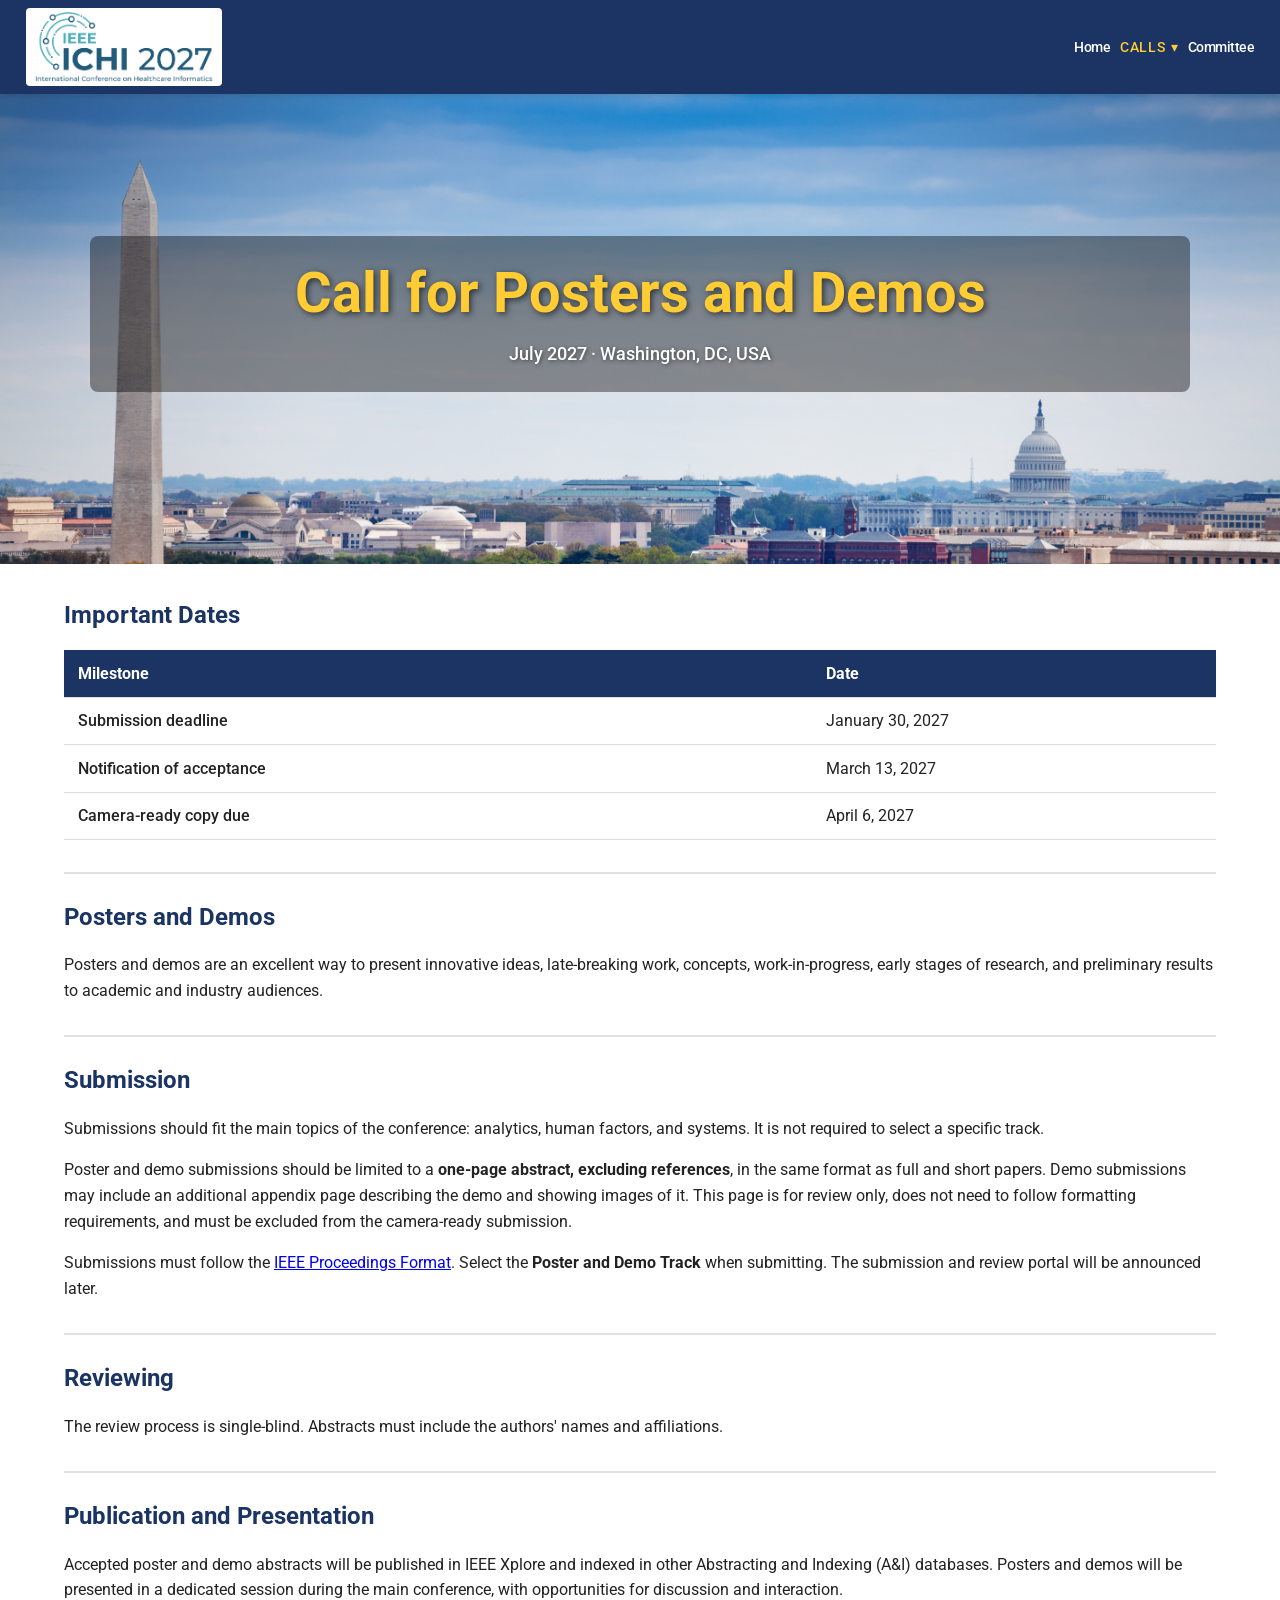
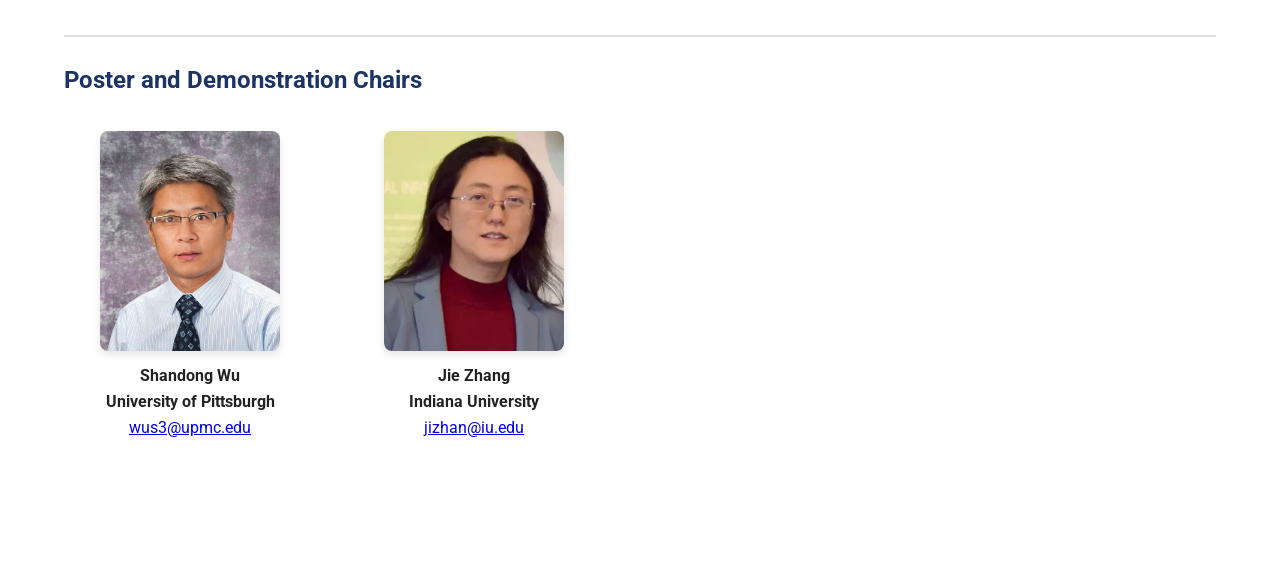
<file: call-for-posters.html>
<!DOCTYPE html>
<!-- Updated: November 24, 2026 -->
<html lang="en">
<head>
  <meta charset="UTF-8" />
  <meta name="viewport" content="width=device-width, initial-scale=1.0" />
  <title>Call for Posters and Demos | ICHI 2027</title>
  <link rel="stylesheet" href="style.css" />
  <link href="https://fonts.googleapis.com/css2?family=Roboto:wght@300;500;700&display=swap" rel="stylesheet">
</head>
<body>

<header class="navbar">
  <div class="container">
    <a href="index.html" class="logo">
      <img src="assets/img/logo/PNG/2027-logo-IEEE ICHI-FINAL_Color.png" alt="IEEE ICHI 2027 Logo" />
    </a>
    <div id="top-nav"></div>
  </div>
</header>

<section class="hero">
  <div class="hero-text">
    <h1>Call for Posters and Demos</h1>
    <p class="hero-subtitle">July 2027 · Washington, DC, USA</p>
  </div>
</section>

<main class="container cfp-content">
  <h2>Important Dates</h2>
  <div class="cfp-table-wrap">
    <table class="cfp-dates">
      <caption class="sr-only">Posters and Demos milestones and dates</caption>
      <thead><tr><th scope="col">Milestone</th><th scope="col">Date</th></tr></thead>
      <tbody>
        <tr><th scope="row">Submission deadline</th><td>January 30, 2027</td></tr>
        <tr><th scope="row">Notification of acceptance</th><td>March 13, 2027</td></tr>
        <tr><th scope="row">Camera-ready copy due</th><td>April 6, 2027</td></tr>
      </tbody>
    </table>
  </div>

  <h2>Posters and Demos</h2>
  <p>Posters and demos are an excellent way to present innovative ideas, late-breaking work, concepts, work-in-progress, early stages of research, and preliminary results to academic and industry audiences.</p>

  <h2>Submission</h2>
  <p>Submissions should fit the main topics of the conference: analytics, human factors, and systems. It is not required to select a specific track.</p>
  <p>Poster and demo submissions should be limited to a <strong>one-page abstract, excluding references</strong>, in the same format as full and short papers. Demo submissions may include an additional appendix page describing the demo and showing images of it. This page is for review only, does not need to follow formatting requirements, and must be excluded from the camera-ready submission.</p>
  <p>Submissions must follow the <a href="https://www.ieee.org/conferences/publishing/templates.html" target="_blank" rel="noopener noreferrer">IEEE Proceedings Format</a>. Select the <strong>Poster and Demo Track</strong> when submitting. The submission and review portal will be announced later.</p>

  <h2>Reviewing</h2>
  <p>The review process is single-blind. Abstracts must include the authors' names and affiliations.</p>

  <h2>Publication and Presentation</h2>
  <p>Accepted poster and demo abstracts will be published in IEEE Xplore and indexed in other Abstracting and Indexing (A&amp;I) databases. Posters and demos will be presented in a dedicated session during the main conference, with opportunities for discussion and interaction.</p>

  <section class="committee-section">
    <h2>Poster and Demonstration Chairs</h2>
    <div class="committee-grid">
      <div class="committee-card">
        <img src="assets/img/shandong_wu.jpg" alt="Shandong Wu">
        <h4>Shandong Wu</h4>
        <h4>University of Pittsburgh</h4>
        <a href="mailto:wus3@upmc.edu">wus3@upmc.edu</a>
      </div>
      <div class="committee-card">
        <img src="assets/img/jie_zhang.jpg" alt="Jie Zhang">
        <h4>Jie Zhang</h4>
        <h4>Indiana University</h4>
        <a href="mailto:jizhan@iu.edu">jizhan@iu.edu</a>
      </div>
    </div>
  </section>
</main>

<div id="footer"></div>
<script>
  fetch('nav.html', { cache: 'no-store' })
    .then(res => res.text())
    .then(html => { document.getElementById('top-nav').innerHTML = html; });

  fetch('footer.html')
    .then(res => res.text())
    .then(html => { document.getElementById('footer').innerHTML = html; });
</script>

</body>
</html>
</file>
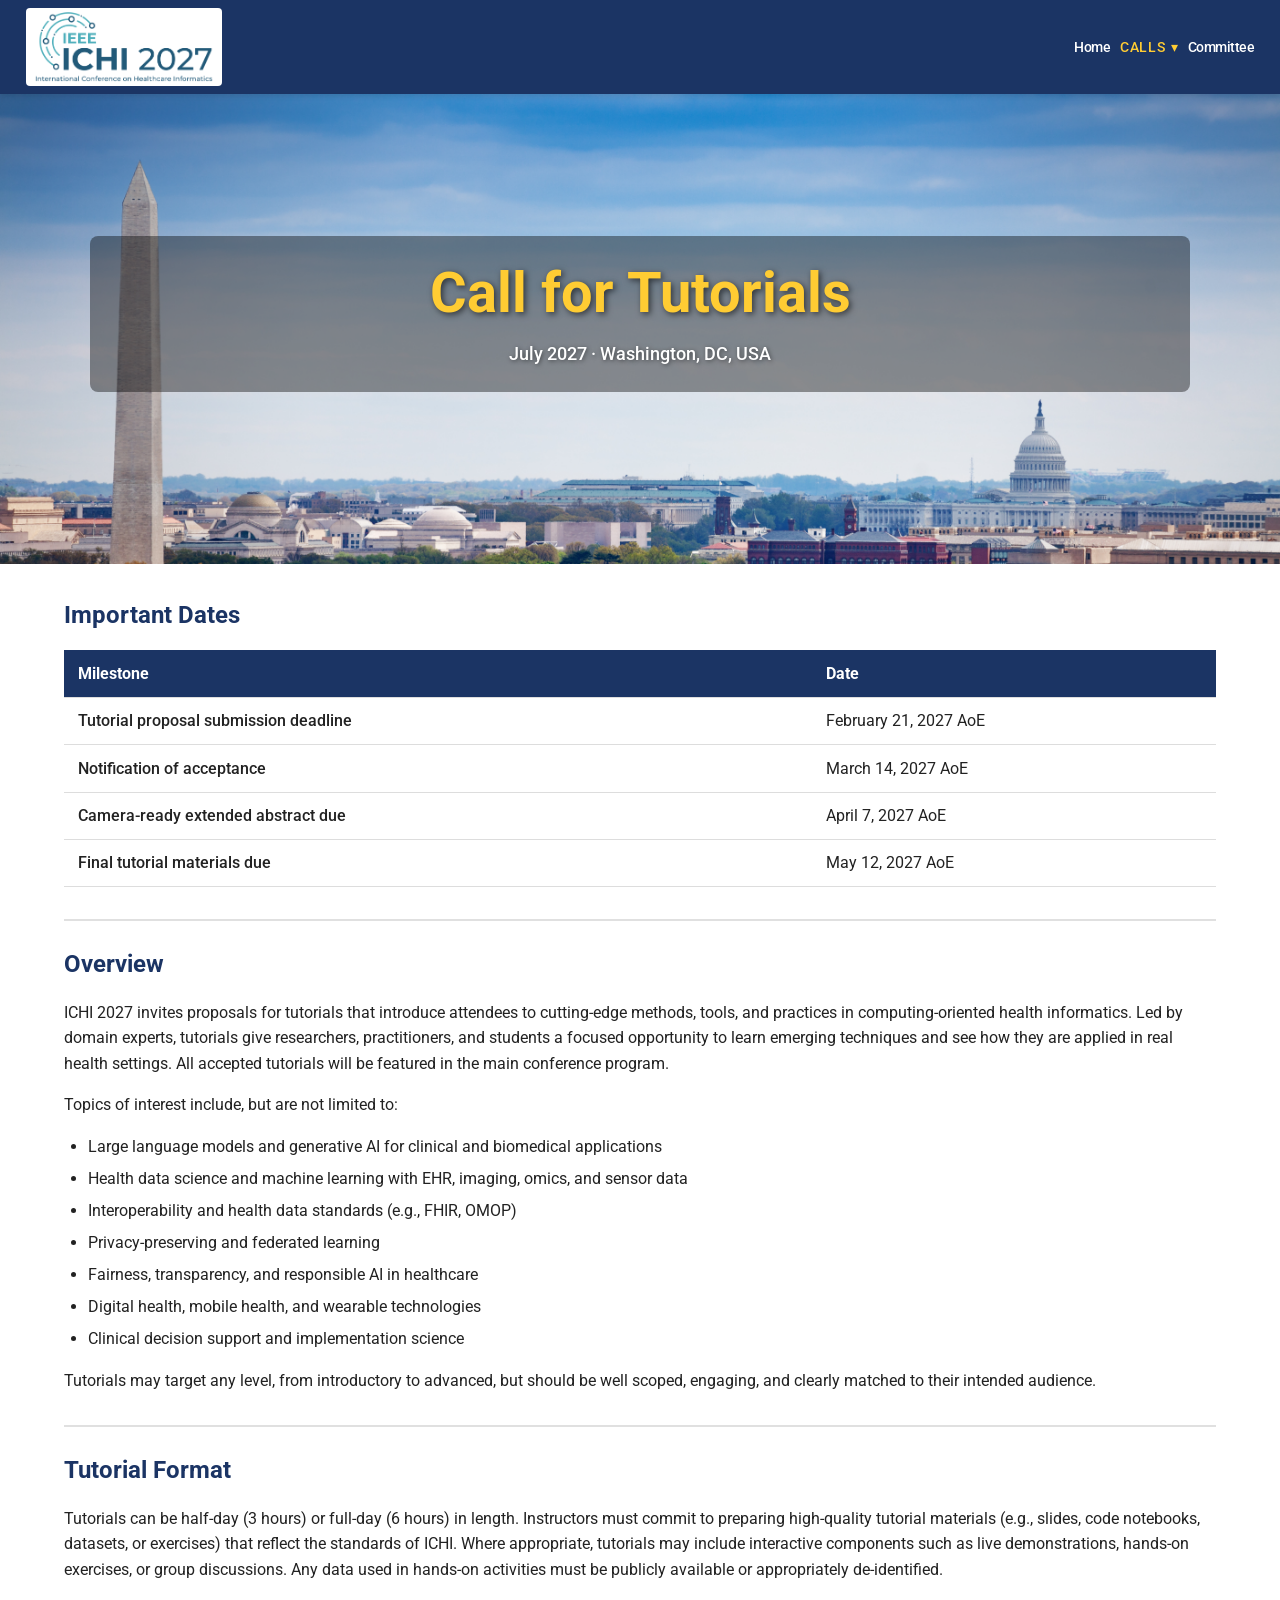
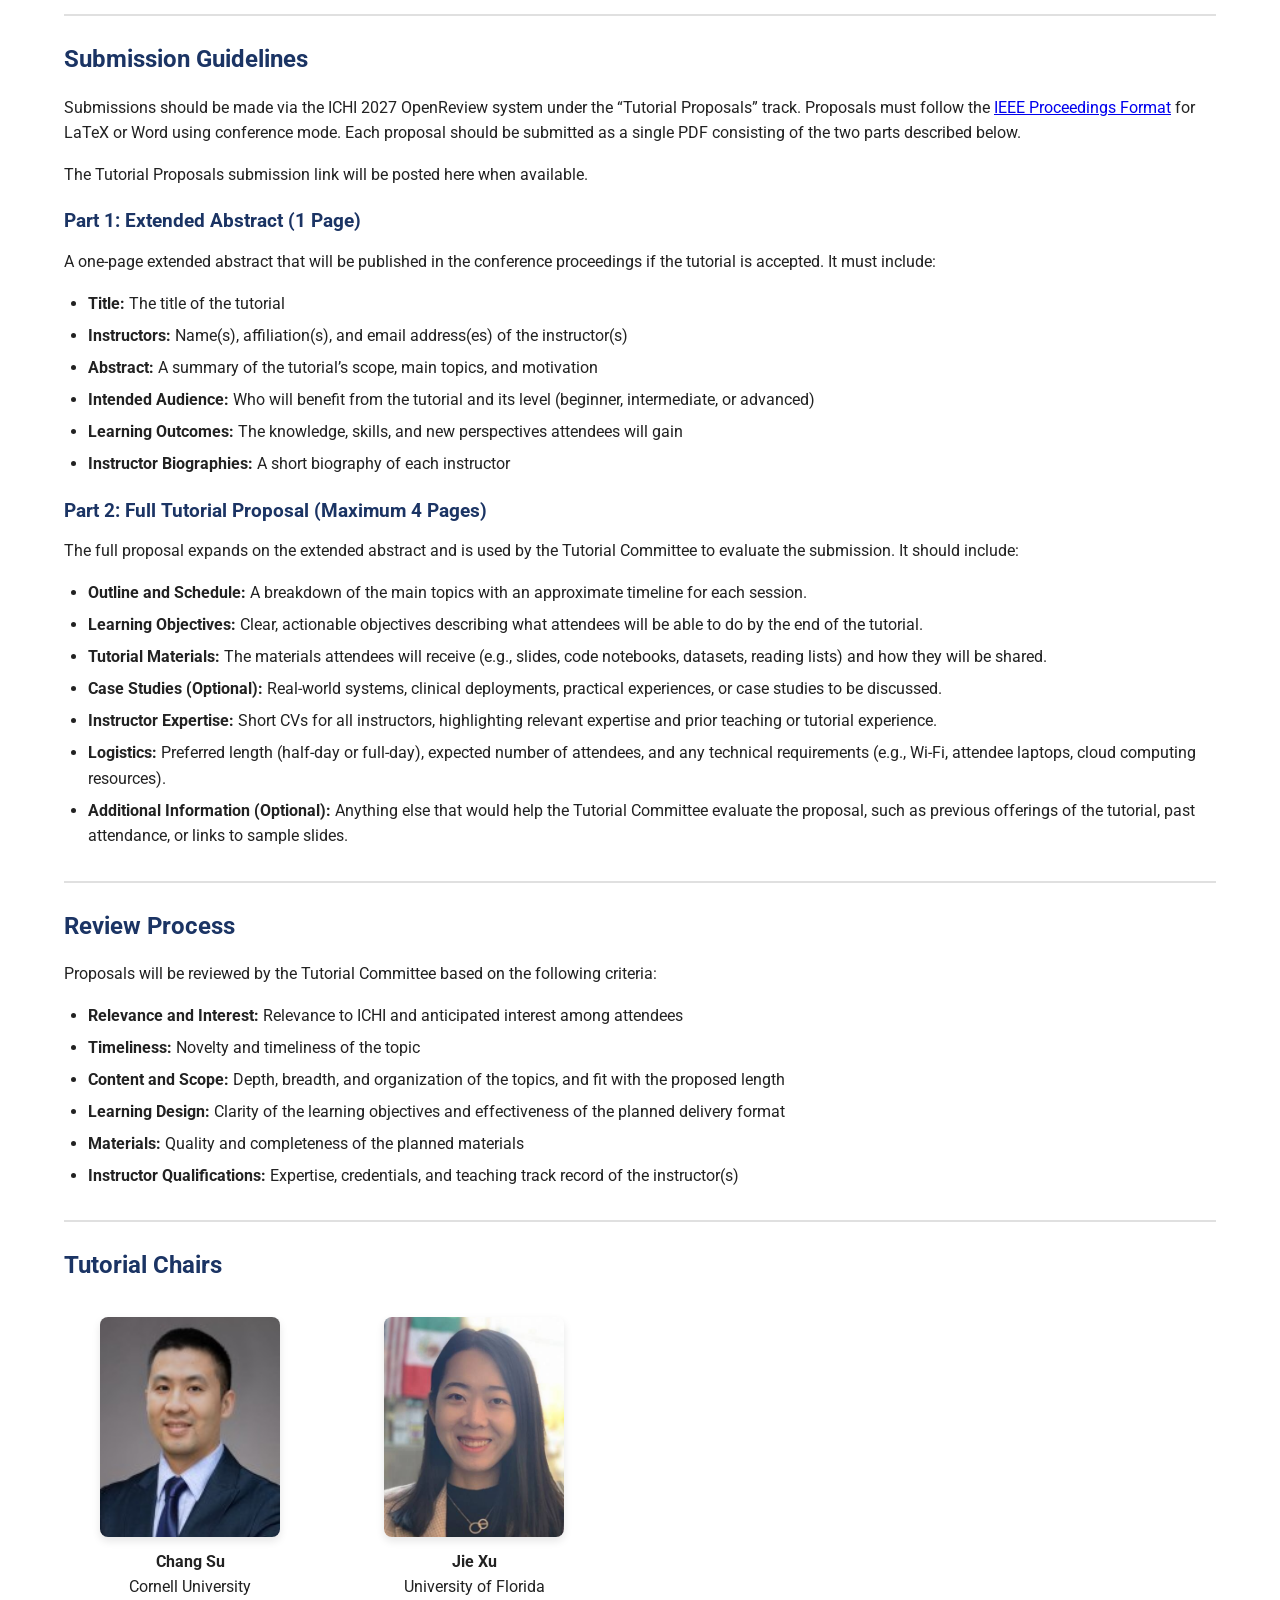
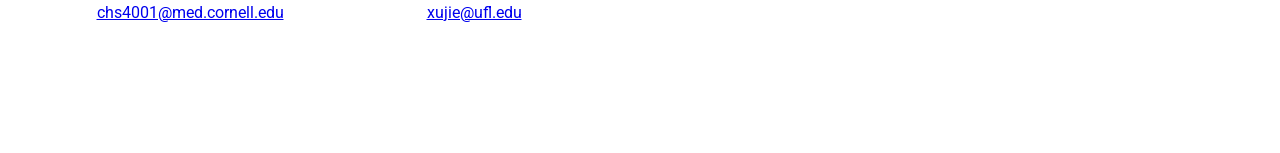
<file: call-for-tutorials.html>
<!DOCTYPE html>
<!-- Updated: November 24, 2026 -->
<html lang="en">
<head>
  <meta charset="UTF-8" />
  <meta name="viewport" content="width=device-width, initial-scale=1.0" />
  <title>Call for Tutorials | ICHI 2027</title>
  <link rel="stylesheet" href="style.css" />
  <link href="https://fonts.googleapis.com/css2?family=Roboto:wght@300;500;700&display=swap" rel="stylesheet">
</head>
<body>
<header class="navbar">
  <div class="container">
    <a href="index.html" class="logo">
      <img src="assets/img/logo/PNG/2027-logo-IEEE ICHI-FINAL_Color.png" alt="IEEE ICHI 2027 Logo" />
    </a>
    <div id="top-nav"></div>
  </div>
</header>

<section class="hero">
  <div class="hero-text">
    <h1>Call for Tutorials</h1>
    <p class="hero-subtitle">July 2027 · Washington, DC, USA</p>
  </div>
</section>

<main class="container cfp-content">
  <h2>Important Dates</h2>
  <div class="cfp-table-wrap">
    <table class="cfp-dates">
      <caption class="sr-only">Tutorial milestones and dates</caption>
      <thead><tr><th scope="col">Milestone</th><th scope="col">Date</th></tr></thead>
      <tbody>
        <tr><th scope="row">Tutorial proposal submission deadline</th><td>February 21, 2027 AoE</td></tr>
        <tr><th scope="row">Notification of acceptance</th><td>March 14, 2027 AoE</td></tr>
        <tr><th scope="row">Camera-ready extended abstract due</th><td>April 7, 2027 AoE</td></tr>
        <tr><th scope="row">Final tutorial materials due</th><td>May 12, 2027 AoE</td></tr>
      </tbody>
    </table>
  </div>

  <h2>Overview</h2>
  <p>ICHI 2027 invites proposals for tutorials that introduce attendees to cutting-edge methods, tools, and practices in computing-oriented health informatics. Led by domain experts, tutorials give researchers, practitioners, and students a focused opportunity to learn emerging techniques and see how they are applied in real health settings. All accepted tutorials will be featured in the main conference program.</p>
  <p>Topics of interest include, but are not limited to:</p>
  <ul>
    <li>Large language models and generative AI for clinical and biomedical applications</li>
    <li>Health data science and machine learning with EHR, imaging, omics, and sensor data</li>
    <li>Interoperability and health data standards (e.g., FHIR, OMOP)</li>
    <li>Privacy-preserving and federated learning</li>
    <li>Fairness, transparency, and responsible AI in healthcare</li>
    <li>Digital health, mobile health, and wearable technologies</li>
    <li>Clinical decision support and implementation science</li>
  </ul>
  <p>Tutorials may target any level, from introductory to advanced, but should be well scoped, engaging, and clearly matched to their intended audience.</p>

  <h2>Tutorial Format</h2>
  <p>Tutorials can be half-day (3 hours) or full-day (6 hours) in length. Instructors must commit to preparing high-quality tutorial materials (e.g., slides, code notebooks, datasets, or exercises) that reflect the standards of ICHI. Where appropriate, tutorials may include interactive components such as live demonstrations, hands-on exercises, or group discussions. Any data used in hands-on activities must be publicly available or appropriately de-identified.</p>

  <h2>Submission Guidelines</h2>
  <p>Submissions should be made via the ICHI 2027 OpenReview system under the “Tutorial Proposals” track. Proposals must follow the <a href="https://www.ieee.org/conferences/publishing/templates" target="_blank" rel="noopener noreferrer">IEEE Proceedings Format</a> for LaTeX or Word using conference mode. Each proposal should be submitted as a single PDF consisting of the two parts described below.</p>
  <p>The Tutorial Proposals submission link will be posted here when available.</p>

  <h3>Part 1: Extended Abstract (1 Page)</h3>
  <p>A one-page extended abstract that will be published in the conference proceedings if the tutorial is accepted. It must include:</p>
  <ul>
    <li><strong>Title:</strong> The title of the tutorial</li>
    <li><strong>Instructors:</strong> Name(s), affiliation(s), and email address(es) of the instructor(s)</li>
    <li><strong>Abstract:</strong> A summary of the tutorial’s scope, main topics, and motivation</li>
    <li><strong>Intended Audience:</strong> Who will benefit from the tutorial and its level (beginner, intermediate, or advanced)</li>
    <li><strong>Learning Outcomes:</strong> The knowledge, skills, and new perspectives attendees will gain</li>
    <li><strong>Instructor Biographies:</strong> A short biography of each instructor</li>
  </ul>

  <h3>Part 2: Full Tutorial Proposal (Maximum 4 Pages)</h3>
  <p>The full proposal expands on the extended abstract and is used by the Tutorial Committee to evaluate the submission. It should include:</p>
  <ul>
    <li><strong>Outline and Schedule:</strong> A breakdown of the main topics with an approximate timeline for each session.</li>
    <li><strong>Learning Objectives:</strong> Clear, actionable objectives describing what attendees will be able to do by the end of the tutorial.</li>
    <li><strong>Tutorial Materials:</strong> The materials attendees will receive (e.g., slides, code notebooks, datasets, reading lists) and how they will be shared.</li>
    <li><strong>Case Studies (Optional):</strong> Real-world systems, clinical deployments, practical experiences, or case studies to be discussed.</li>
    <li><strong>Instructor Expertise:</strong> Short CVs for all instructors, highlighting relevant expertise and prior teaching or tutorial experience.</li>
    <li><strong>Logistics:</strong> Preferred length (half-day or full-day), expected number of attendees, and any technical requirements (e.g., Wi-Fi, attendee laptops, cloud computing resources).</li>
    <li><strong>Additional Information (Optional):</strong> Anything else that would help the Tutorial Committee evaluate the proposal, such as previous offerings of the tutorial, past attendance, or links to sample slides.</li>
  </ul>

  <h2>Review Process</h2>
  <p>Proposals will be reviewed by the Tutorial Committee based on the following criteria:</p>
  <ul>
    <li><strong>Relevance and Interest:</strong> Relevance to ICHI and anticipated interest among attendees</li>
    <li><strong>Timeliness:</strong> Novelty and timeliness of the topic</li>
    <li><strong>Content and Scope:</strong> Depth, breadth, and organization of the topics, and fit with the proposed length</li>
    <li><strong>Learning Design:</strong> Clarity of the learning objectives and effectiveness of the planned delivery format</li>
    <li><strong>Materials:</strong> Quality and completeness of the planned materials</li>
    <li><strong>Instructor Qualifications:</strong> Expertise, credentials, and teaching track record of the instructor(s)</li>
  </ul>

  <section class="committee-section">
    <h2>Tutorial Chairs</h2>
    <div class="committee-grid">
      <div class="committee-card">
        <img src="assets/img/chang_su.jpg" alt="Chang Su">
        <h4>Chang Su</h4>
        <p>Cornell University</p>
        <a href="mailto:chs4001@med.cornell.edu">chs4001@med.cornell.edu</a>
      </div>
      <div class="committee-card">
        <img src="assets/img/jie_xu.jpg" alt="Jie Xu">
        <h4>Jie Xu</h4>
        <p>University of Florida</p>
        <a href="mailto:xujie@ufl.edu">xujie@ufl.edu</a>
      </div>
    </div>
  </section>
</main>

<div id="footer"></div>
<script>
  fetch('nav.html', { cache: 'no-store' })
    .then(res => res.text())
    .then(html => { document.getElementById('top-nav').innerHTML = html; });
  fetch('footer.html')
    .then(res => res.text())
    .then(html => { document.getElementById('footer').innerHTML = html; });
</script>
</body>
</html>
</file>
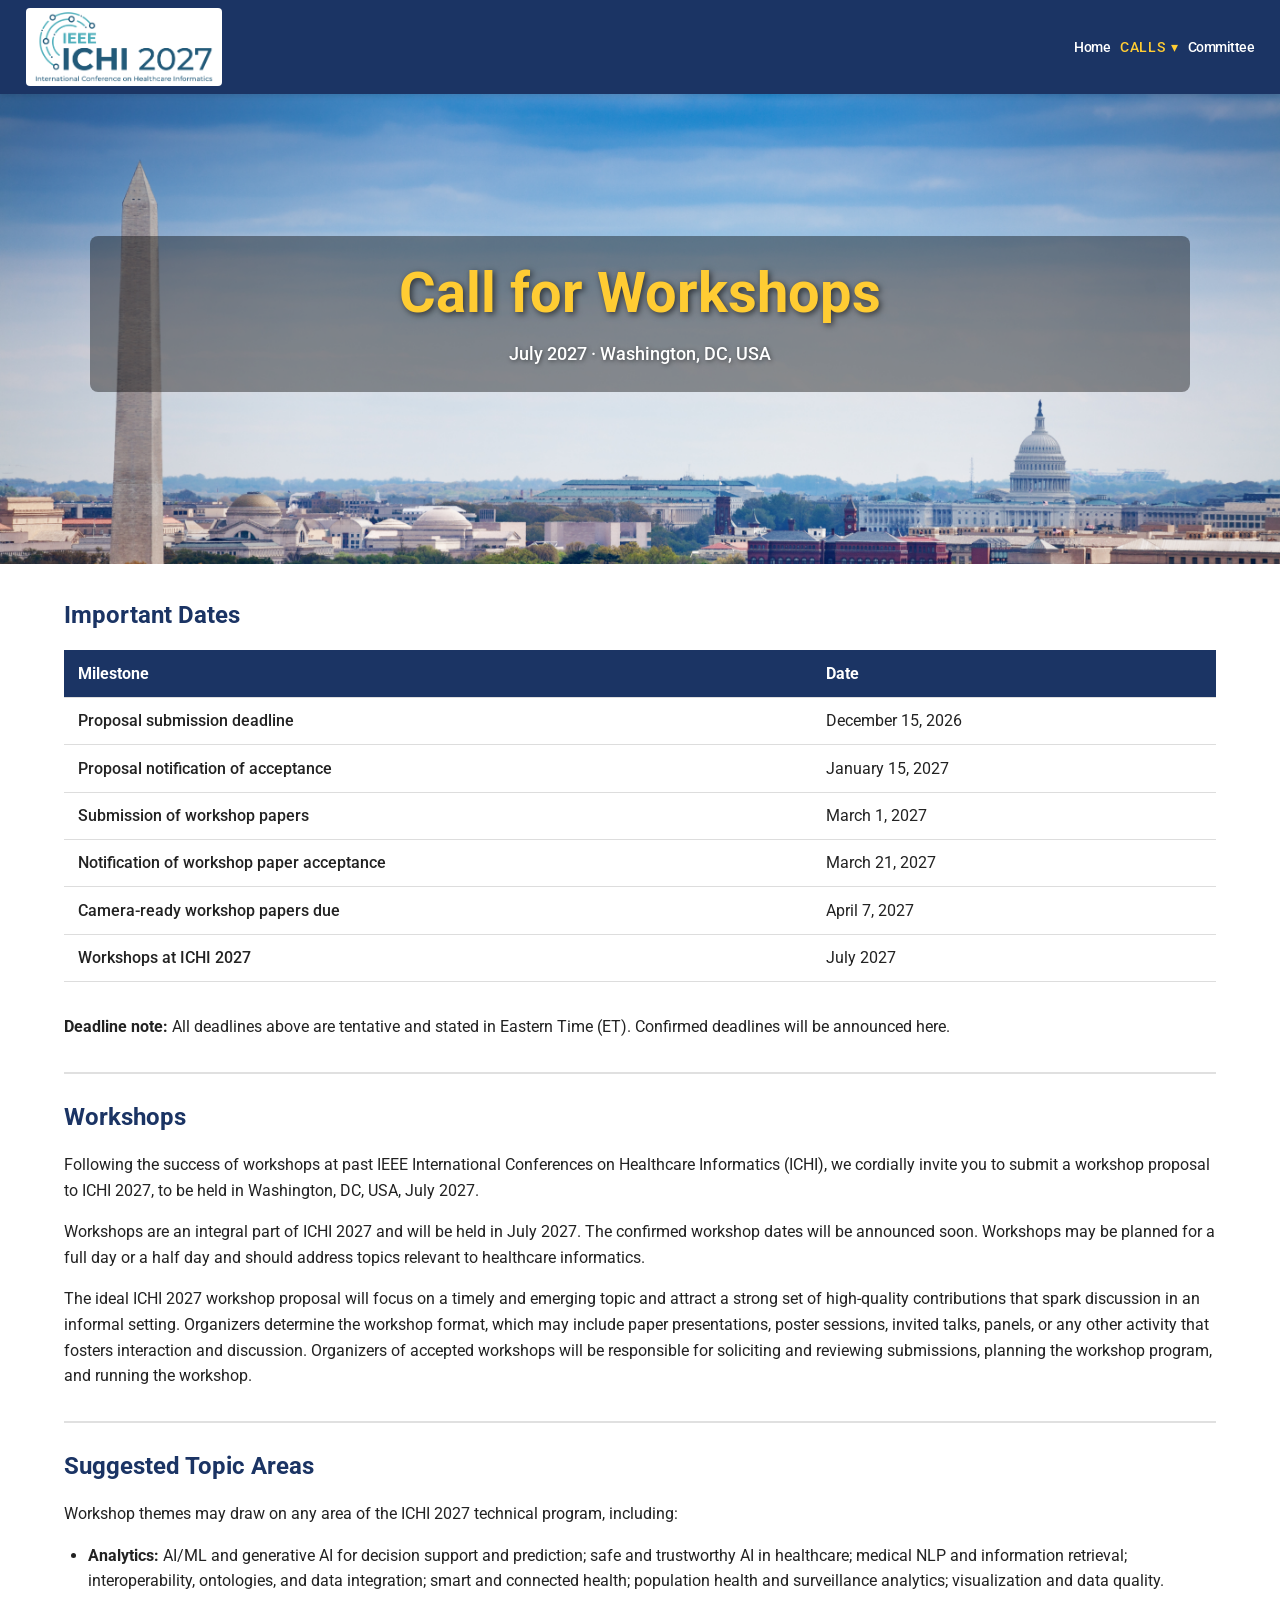
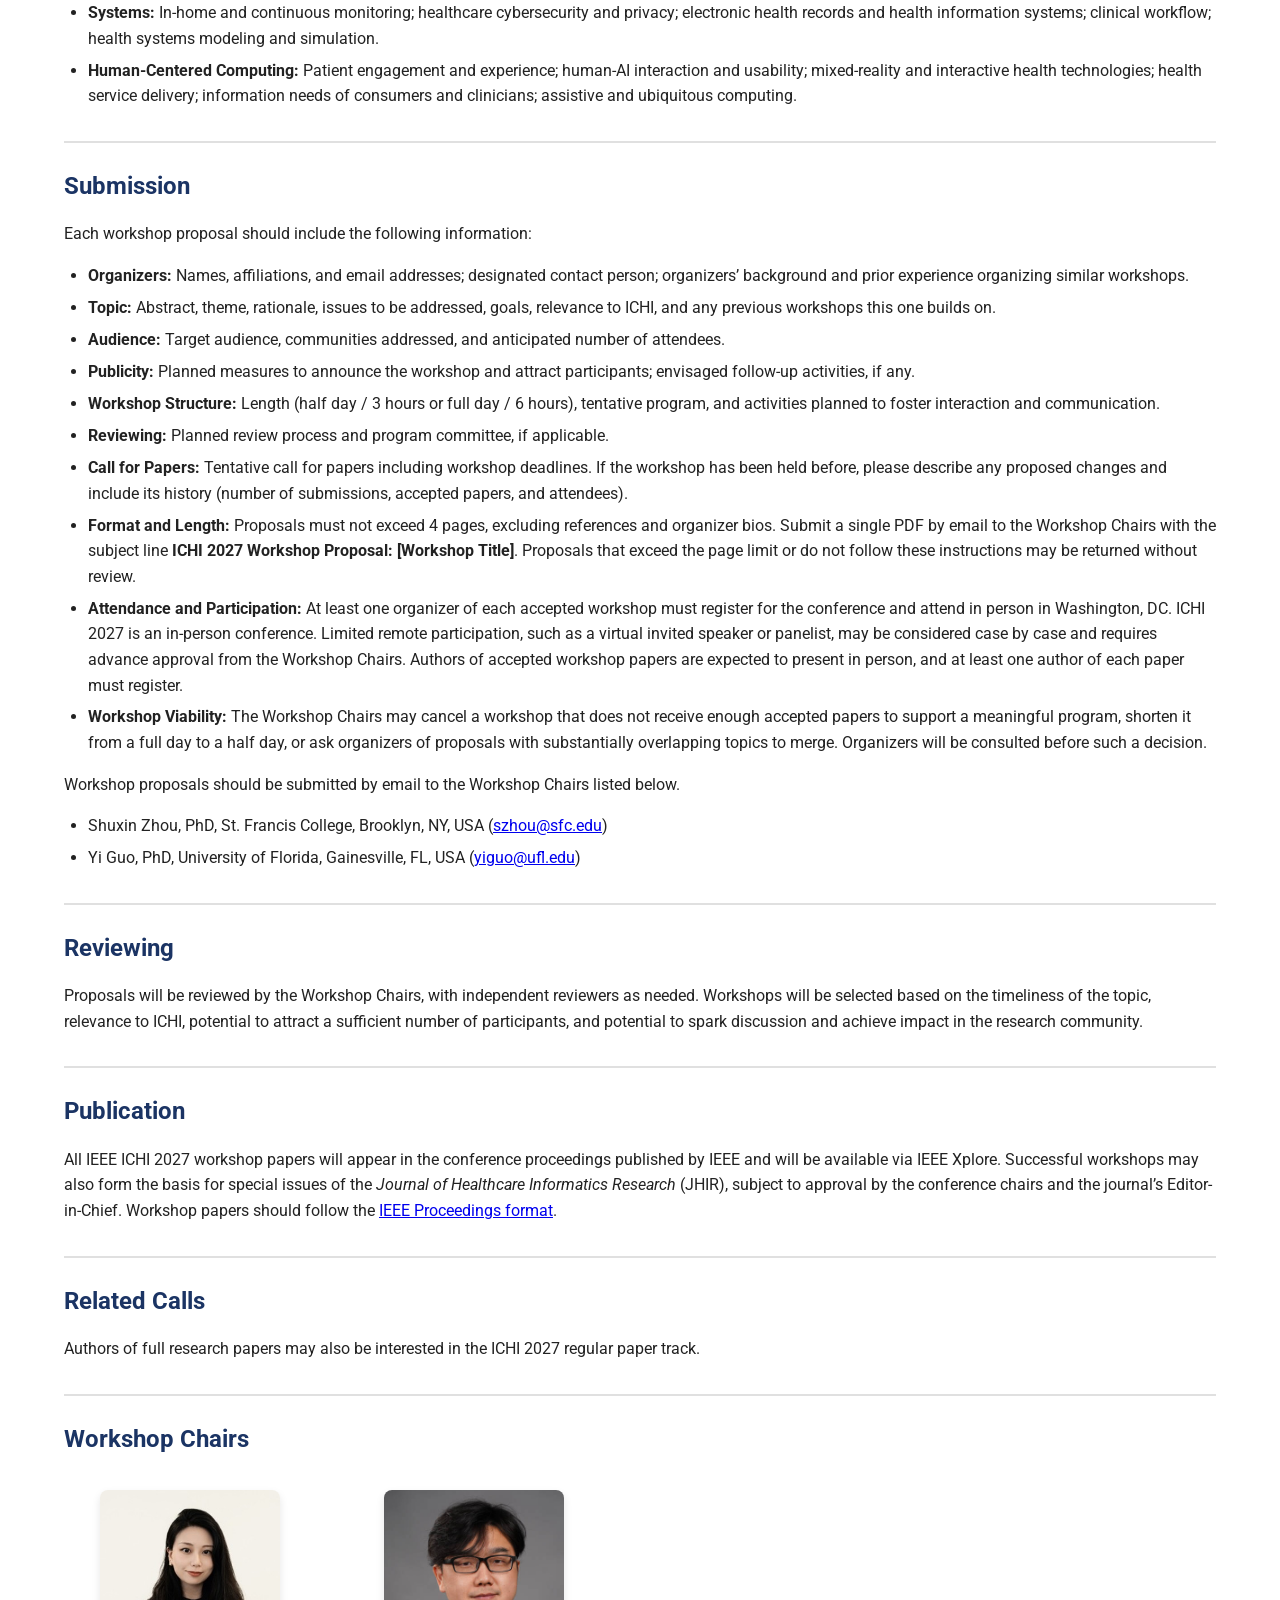
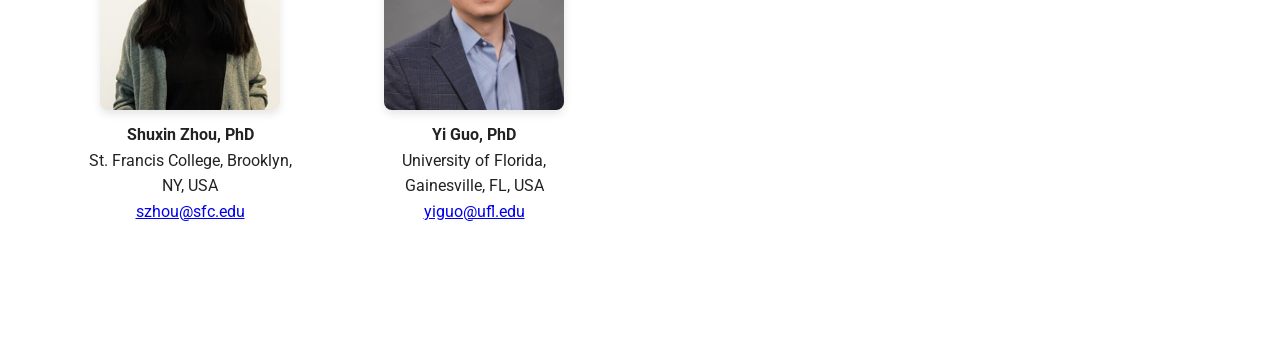
<file: call-for-workshops.html>
<!DOCTYPE html>
<!-- Updated: November 24, 2026 -->
<html lang="en">
<head>
  <meta charset="UTF-8" />
  <meta name="viewport" content="width=device-width, initial-scale=1.0" />
  <title>Call for Workshops | ICHI 2027</title>
  <link rel="stylesheet" href="style.css" />
  <link href="https://fonts.googleapis.com/css2?family=Roboto:wght@300;500;700&display=swap" rel="stylesheet">
</head>
<body>
<header class="navbar">
  <div class="container">
    <a href="index.html" class="logo">
      <img src="assets/img/logo/PNG/2027-logo-IEEE ICHI-FINAL_Color.png" alt="IEEE ICHI 2027 Logo" />
    </a>
    <div id="top-nav"></div>
  </div>
</header>

<section class="hero">
  <div class="hero-text">
    <h1>Call for Workshops</h1>
    <p class="hero-subtitle">July 2027 · Washington, DC, USA</p>
  </div>
</section>

<main class="container cfp-content">
  <h2>Important Dates</h2>
  <div class="cfp-table-wrap">
    <table class="cfp-dates">
      <caption class="sr-only">Workshop milestones and dates</caption>
      <thead><tr><th scope="col">Milestone</th><th scope="col">Date</th></tr></thead>
      <tbody>
        <tr><th scope="row">Proposal submission deadline</th><td>December 15, 2026</td></tr>
        <tr><th scope="row">Proposal notification of acceptance</th><td>January 15, 2027</td></tr>
        <tr><th scope="row">Submission of workshop papers</th><td>March 1, 2027</td></tr>
        <tr><th scope="row">Notification of workshop paper acceptance</th><td>March 21, 2027</td></tr>
        <tr><th scope="row">Camera-ready workshop papers due</th><td>April 7, 2027</td></tr>
        <tr><th scope="row">Workshops at ICHI 2027</th><td>July 2027</td></tr>
      </tbody>
    </table>
  </div>

  <p><strong>Deadline note:</strong> All deadlines above are tentative and stated in Eastern Time (ET). Confirmed deadlines will be announced here.</p>

  <h2>Workshops</h2>
  <p>Following the success of workshops at past IEEE International Conferences on Healthcare Informatics (ICHI), we cordially invite you to submit a workshop proposal to ICHI 2027, to be held in Washington, DC, USA, July 2027.</p>
  <p>Workshops are an integral part of ICHI 2027 and will be held in July 2027. The confirmed workshop dates will be announced soon. Workshops may be planned for a full day or a half day and should address topics relevant to healthcare informatics.</p>
  <p>The ideal ICHI 2027 workshop proposal will focus on a timely and emerging topic and attract a strong set of high-quality contributions that spark discussion in an informal setting. Organizers determine the workshop format, which may include paper presentations, poster sessions, invited talks, panels, or any other activity that fosters interaction and discussion. Organizers of accepted workshops will be responsible for soliciting and reviewing submissions, planning the workshop program, and running the workshop.</p>

  <h2>Suggested Topic Areas</h2>
  <p>Workshop themes may draw on any area of the ICHI 2027 technical program, including:</p>
  <ul>
    <li><strong>Analytics:</strong> AI/ML and generative AI for decision support and prediction; safe and trustworthy AI in healthcare; medical NLP and information retrieval; interoperability, ontologies, and data integration; smart and connected health; population health and surveillance analytics; visualization and data quality.</li>
    <li><strong>Systems:</strong> In-home and continuous monitoring; healthcare cybersecurity and privacy; electronic health records and health information systems; clinical workflow; health systems modeling and simulation.</li>
    <li><strong>Human-Centered Computing:</strong> Patient engagement and experience; human-AI interaction and usability; mixed-reality and interactive health technologies; health service delivery; information needs of consumers and clinicians; assistive and ubiquitous computing.</li>
  </ul>

  <h2>Submission</h2>
  <p>Each workshop proposal should include the following information:</p>
  <ul>
    <li><strong>Organizers:</strong> Names, affiliations, and email addresses; designated contact person; organizers’ background and prior experience organizing similar workshops.</li>
    <li><strong>Topic:</strong> Abstract, theme, rationale, issues to be addressed, goals, relevance to ICHI, and any previous workshops this one builds on.</li>
    <li><strong>Audience:</strong> Target audience, communities addressed, and anticipated number of attendees.</li>
    <li><strong>Publicity:</strong> Planned measures to announce the workshop and attract participants; envisaged follow-up activities, if any.</li>
    <li><strong>Workshop Structure:</strong> Length (half day / 3 hours or full day / 6 hours), tentative program, and activities planned to foster interaction and communication.</li>
    <li><strong>Reviewing:</strong> Planned review process and program committee, if applicable.</li>
    <li><strong>Call for Papers:</strong> Tentative call for papers including workshop deadlines. If the workshop has been held before, please describe any proposed changes and include its history (number of submissions, accepted papers, and attendees).</li>
    <li><strong>Format and Length:</strong> Proposals must not exceed 4 pages, excluding references and organizer bios. Submit a single PDF by email to the Workshop Chairs with the subject line <strong>ICHI 2027 Workshop Proposal: [Workshop Title]</strong>. Proposals that exceed the page limit or do not follow these instructions may be returned without review.</li>
    <li><strong>Attendance and Participation:</strong> At least one organizer of each accepted workshop must register for the conference and attend in person in Washington, DC. ICHI 2027 is an in-person conference. Limited remote participation, such as a virtual invited speaker or panelist, may be considered case by case and requires advance approval from the Workshop Chairs. Authors of accepted workshop papers are expected to present in person, and at least one author of each paper must register.</li>
    <li><strong>Workshop Viability:</strong> The Workshop Chairs may cancel a workshop that does not receive enough accepted papers to support a meaningful program, shorten it from a full day to a half day, or ask organizers of proposals with substantially overlapping topics to merge. Organizers will be consulted before such a decision.</li>
  </ul>

  <p>Workshop proposals should be submitted by email to the Workshop Chairs listed below.</p>
  <ul>
    <li>Shuxin Zhou, PhD, St. Francis College, Brooklyn, NY, USA (<a href="mailto:szhou@sfc.edu">szhou@sfc.edu</a>)</li>
    <li>Yi Guo, PhD, University of Florida, Gainesville, FL, USA (<a href="mailto:yiguo@ufl.edu">yiguo@ufl.edu</a>)</li>
  </ul>

  <h2>Reviewing</h2>
  <p>Proposals will be reviewed by the Workshop Chairs, with independent reviewers as needed. Workshops will be selected based on the timeliness of the topic, relevance to ICHI, potential to attract a sufficient number of participants, and potential to spark discussion and achieve impact in the research community.</p>

  <h2>Publication</h2>
  <p>All IEEE ICHI 2027 workshop papers will appear in the conference proceedings published by IEEE and will be available via IEEE Xplore. Successful workshops may also form the basis for special issues of the <em>Journal of Healthcare Informatics Research</em> (JHIR), subject to approval by the conference chairs and the journal’s Editor-in-Chief. Workshop papers should follow the <a href="https://www.ieee.org/conferences/publishing/templates.html" target="_blank" rel="noopener noreferrer">IEEE Proceedings format</a>.</p>

  <h2>Related Calls</h2>
  <p>Authors of full research papers may also be interested in the ICHI 2027 regular paper track.</p>

  <section class="committee-section">
    <h2>Workshop Chairs</h2>
    <div class="committee-grid">
      <div class="committee-card">
        <img src="assets/img/shuxin_zhou.jpg" alt="Shuxin Zhou">
        <h4>Shuxin Zhou, PhD</h4>
        <p>St. Francis College, Brooklyn, NY, USA</p>
        <a href="mailto:szhou@sfc.edu">szhou@sfc.edu</a>
      </div>
      <div class="committee-card">
        <img src="assets/img/yi_guo.jpg" alt="Yi Guo">
        <h4>Yi Guo, PhD</h4>
        <p>University of Florida, Gainesville, FL, USA</p>
        <a href="mailto:yiguo@ufl.edu">yiguo@ufl.edu</a>
      </div>
    </div>
  </section>

</main>

<div id="footer"></div>
<script>
  fetch('nav.html', { cache: 'no-store' })
    .then(res => res.text())
    .then(html => { document.getElementById('top-nav').innerHTML = html; });
  fetch('footer.html')
    .then(res => res.text())
    .then(html => { document.getElementById('footer').innerHTML = html; });
</script>
</body>
</html>
</file>
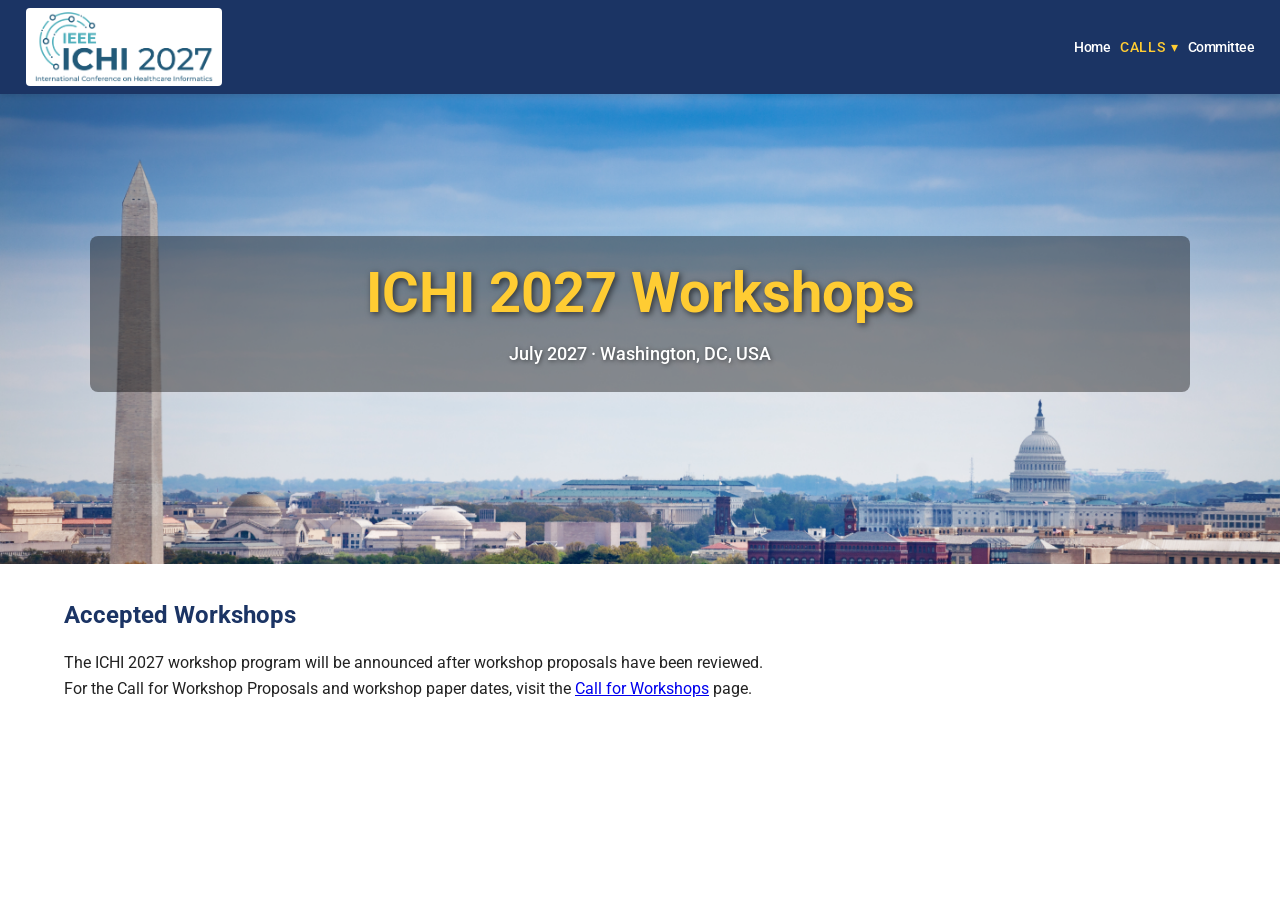
<file: workshops.html>
<!DOCTYPE html>
<!-- Updated: November 24, 2026 -->
<html lang="en">
<head>
  <meta charset="UTF-8" />
  <meta name="viewport" content="width=device-width, initial-scale=1.0" />
  <title>Workshops | ICHI 2027</title>
  <link rel="stylesheet" href="style.css" />
  <link href="https://fonts.googleapis.com/css2?family=Roboto:wght@300;500;700&display=swap" rel="stylesheet">
</head>
<body>
<header class="navbar">
  <div class="container">
    <a href="index.html" class="logo">
      <img src="assets/img/logo/PNG/2027-logo-IEEE ICHI-FINAL_Color.png" alt="IEEE ICHI 2027 Logo" />
    </a>
    <div id="top-nav"></div>
  </div>
</header>

<section class="hero">
  <div class="hero-text">
    <h1>ICHI 2027 Workshops</h1>
    <p class="hero-subtitle">July 2027 · Washington, DC, USA</p>
  </div>
</section>

<main class="container" style="margin-top: 2rem; padding-bottom: 3rem;">
  <h2>Accepted Workshops</h2>
  <p>The ICHI 2027 workshop program will be announced after workshop proposals have been reviewed.</p>
  <p>For the Call for Workshop Proposals and workshop paper dates, visit the <a href="call-for-workshops.html">Call for Workshops</a> page.</p>
</main>

<div id="footer"></div>
<script>
  fetch('nav.html', { cache: 'no-store' })
    .then(res => res.text())
    .then(html => { document.getElementById('top-nav').innerHTML = html; });
  fetch('footer.html')
    .then(res => res.text())
    .then(html => { document.getElementById('footer').innerHTML = html; });
</script>
</body>
</html>
</file>
<file: style.css>
﻿/* Reset & Base */
* {
    margin: 0;
    padding: 0;
    box-sizing: border-box;
}
html, body {
    font-family: 'Roboto', sans-serif;
    line-height: 1.6;
    background-color: #ffffff;
    color: #222;
}
img {
    max-width: 100%;
    display: block;
}

/* Colors */
:root {
    --umn-maroon: #1B3464;
    --umn-gold: #FFCC33;
    --umn-gray: #f5f5f5;
    --text-dark: #222;
    --text-light: #fff;
}

/* Container */
.container.cfp-content {
  margin-top: 2rem;
  padding-bottom: 3rem;
  overflow-wrap: anywhere;
}
.cfp-content > h2:not(:first-child) {
  margin-top: 2rem;
  padding-top: 1.5rem;
  border-top: 2px solid #e0e0e0;
}
.cfp-content > .committee-section {
  margin-top: 2rem;
  padding-top: 1.5rem;
  border-top: 2px solid #e0e0e0;
}
.cfp-content > h3 {
  color: var(--umn-maroon);
  margin: 1.25rem 0 0.75rem;
}
.cfp-content > p,
.cfp-content > ul {
  margin-bottom: 1rem;
}
.cfp-content li + li {
  margin-top: 0.4rem;
}
.cfp-table-wrap {
  max-width: 100%;
  overflow-x: auto;
  margin-bottom: 2rem;
}
.cfp-dates {
  width: 100%;
  min-width: 520px;
  table-layout: fixed;
  border-collapse: collapse;
  text-align: left;
}
.cfp-dates thead th:first-child {
  width: 65%;
}
.cfp-dates th,
.cfp-dates td {
  padding: 0.65rem 0.85rem;
  border-bottom: 1px solid #ddd;
  vertical-align: top;
}
.cfp-dates thead th {
  background: var(--umn-maroon);
  color: var(--text-light);
}
.cfp-dates tbody th {
  font-weight: 500;
}
.cfp-dates td {
  min-width: 155px;
}
.cfp-content .committee-card img {
  height: 220px;
  object-fit: cover;
  object-position: center 25%;
}

.container {
    width: 90%;
    max-width: 1200px;
    margin: 0 auto;
}

/* Navbar */
.navbar {
    background-color: var(--umn-maroon);
    padding: 0.5rem 0;
    position: fixed;
    width: 100%;
    top: 0;
    z-index: 999;
    box-shadow: 0 2px 5px rgba(0,0,0,0.1);
}
.navbar .logo {
  background: #fff;
  padding: 4px 8px;
  border-radius: 4px;
}
.logo img {
    height: clamp(60px, 5.5vw, 80px);
}
.nav-menu {
    display: flex;
    list-style: none;
    justify-content: flex-end;
    align-items: center;
    flex-wrap: nowrap;
    gap: clamp(0.45rem, 0.72vw, 0.9rem);
    margin-left: auto;
}
.navbar .container {
    display: flex;
    justify-content: space-between;
    align-items: center;
    width: 96%;
    max-width: 1600px;
    gap: clamp(0.75rem, 1vw, 1.25rem);
}
.navbar .container > .logo {
    flex: 0 0 auto;
}
#top-nav {
    flex: 1 1 auto;
    min-width: 0;
    display: flex;
    justify-content: flex-end;
}
#top-nav nav {
    width: 100%;
}
.nav-menu li {
    flex: 0 1 auto;
}
.nav-menu li a,
.nav-menu summary {
    color: var(--text-light);
    text-decoration: none;
    font-weight: 500;
    display: inline-flex;
    align-items: center;
    white-space: nowrap;
    font-size: clamp(0.82rem, 0.62rem + 0.42vw, 1rem);
    line-height: 1.2;
    letter-spacing: -0.035em;
}
.nav-menu li a:hover {
    color: var(--umn-gold);
}
.nav-menu li.nav-feature a {
    position: relative;
    gap: 0.38rem;
    padding: 0.34rem 0.52rem;
    border: 1px solid rgba(255, 204, 51, 0.5);
    border-radius: 999px;
    background: linear-gradient(135deg, rgba(255, 204, 51, 0.24), rgba(255, 255, 255, 0.08));
    color: #fff8dc;
    font-weight: 700;
    box-shadow: inset 0 0 0 1px rgba(255, 255, 255, 0.08);
}
.nav-menu li.nav-feature a:hover {
    color: #fff;
    border-color: rgba(255, 204, 51, 0.88);
    background: linear-gradient(135deg, rgba(255, 204, 51, 0.34), rgba(255, 255, 255, 0.13));
}
.nav-menu li.nav-feature-industry a {
    border-color: rgba(255, 255, 255, 0.48);
    background: linear-gradient(135deg, rgba(255, 255, 255, 0.18), rgba(255, 204, 51, 0.12));
    color: #fff;
}
.nav-menu li.nav-feature-industry a:hover {
    border-color: rgba(255, 255, 255, 0.86);
    background: linear-gradient(135deg, rgba(255, 255, 255, 0.24), rgba(255, 204, 51, 0.2));
}
.nav-menu li.nav-feature-data a {
    border-color: rgba(180, 225, 222, 0.62);
    background: linear-gradient(135deg, rgba(180, 225, 222, 0.22), rgba(255, 255, 255, 0.09));
    color: #efffff;
}
.nav-menu li.nav-feature-data a:hover {
    border-color: rgba(204, 245, 241, 0.9);
    background: linear-gradient(135deg, rgba(180, 225, 222, 0.3), rgba(255, 255, 255, 0.14));
}
.nav-menu li.nav-feature-data .nav-new-badge {
    background: #dff7ef;
    color: var(--umn-maroon);
}
.nav-menu li.nav-feature-awards a {
    border-color: rgba(255, 204, 51, 0.9);
    background: linear-gradient(135deg, #ffdf74, var(--umn-gold));
    color: var(--umn-maroon);
    box-shadow: 0 0 0 1px rgba(255, 255, 255, 0.18), 0 6px 16px rgba(255, 204, 51, 0.16);
}
.nav-menu li.nav-feature-awards a:hover {
    color: var(--umn-maroon);
    border-color: #ffe58a;
    background: linear-gradient(135deg, #ffeaa0, #ffd75a);
}
.nav-new-badge {
    display: inline-flex;
    position: absolute;
    top: -0.55rem;
    right: -0.22rem;
    z-index: 1;
    align-items: center;
    padding: 0.12rem 0.34rem;
    border-radius: 999px;
    background: var(--umn-gold);
    color: var(--umn-maroon);
    font-size: 0.62rem;
    font-weight: 800;
    line-height: 1;
    letter-spacing: 0.06em;
    pointer-events: none;
}
.nav-track-badge {
    display: inline-flex;
    position: absolute;
    top: -0.55rem;
    right: -0.22rem;
    z-index: 1;
    align-items: center;
    padding: 0.12rem 0.34rem;
    border-radius: 999px;
    background: rgba(255, 255, 255, 0.92);
    color: var(--umn-maroon);
    font-size: 0.58rem;
    font-weight: 800;
    line-height: 1;
    letter-spacing: 0.07em;
    pointer-events: none;
}
@media (max-width: 1500px) {
    .nav-track-badge,
    .nav-menu li.nav-feature:not(.nav-feature-data) .nav-new-badge,
    .nav-menu li.nav-feature-data .nav-new-badge {
        display: none;
    }
}
@media (max-width: 1420px) {
    .nav-menu {
        gap: 0.42rem;
    }
    .nav-menu li a,
    .nav-menu summary {
        font-size: 0.78rem;
    }
    .nav-menu li.nav-feature a {
        padding: 0.28rem 0.38rem;
    }
}
@media (max-width: 1280px) {
    .nav-menu {
        gap: 0.58rem;
    }
    .nav-menu li a,
    .nav-menu summary {
        font-size: 0.86rem;
    }
    .nav-menu li.nav-feature a {
        padding: 0.32rem 0.46rem;
    }
    .nav-new-badge,
    .nav-track-badge {
        display: none;
    }
}

/* Dropdown */
.dropdown {
    position: relative;
}
.dropdown-content {
    display: none;
    position: absolute;
    background-color: #fff;
    color: #000;
    top: 100%;
    left: 0;
    box-shadow: 0px 4px 6px rgba(0,0,0,0.1);
    border-radius: 4px;
    z-index: 999;
    min-width: 270px;
}
.dropdown-content li {
    padding: 0.5rem 1rem;
    white-space: nowrap;
}
.dropdown-content li a {
    color: #000;
    font-size: 0.95rem;
    letter-spacing: 0;
}
.dropdown:hover .dropdown-content {
    display: block;
}

.calls-menu {
    position: relative;
}
.calls-menu > summary {
    cursor: pointer;
    list-style: none;
    gap: 0.3rem;
    text-transform: uppercase;
    color: var(--umn-gold);
    letter-spacing: 0.06em;
}
.calls-menu > summary::-webkit-details-marker {
    display: none;
}
.calls-menu > summary:hover {
    color: var(--umn-gold);
}
.calls-menu > summary:focus-visible {
    outline: 2px solid var(--umn-gold);
    outline-offset: 4px;
}
.calls-menu > .dropdown-content {
    left: auto;
    right: 0;
    width: max-content;
    min-width: 0;
    max-width: min(440px, 90vw);
    padding: 0.35rem 0;
    list-style: none;
}
.calls-menu[open] > .dropdown-content {
    display: block;
}
.calls-menu .dropdown-content li,
.calls-menu .dropdown-content a,
.calls-menu .dropdown-content span {
    white-space: normal;
}
.calls-menu .dropdown-content a,
.calls-menu .dropdown-content span {
    display: block;
    font-size: 0.95rem;
    line-height: 1.4;
}
.calls-menu .dropdown-content [aria-disabled="true"] {
    color: #666;
}
@media (max-width: 768px) {
    .calls-menu > .dropdown-content {
        left: 50%;
        right: auto;
        transform: translateX(-50%);
        max-width: 80vw;
    }
}

/* Hero Section */
.hero {
    background-image: url('assets/img/banner/banner2.jpeg');
    background-size: cover;
    background-position: center;
    height: 500px;
    display: flex;
    align-items: center;
    justify-content: center;
    margin-top: 64px;
    position: relative;
}

.hero::after {
    content: '';
    position: absolute;
    top: 0;
    left: 0;
    width: 100%;
    height: 100%;
    background: rgba(0,0,0,0); /* brighter overlay */
}

.hero-text {
    position: relative;
    color: var(--text-light);
    text-align: center;
    z-index: 1;
    background-color: rgba(0, 0, 0, 0.4);
    padding: 1.5rem 2rem;
    border-radius: 8px;
    width: min(1100px, calc(100% - 2rem));
    overflow-wrap: anywhere;
    letter-spacing: 0;
}

.hero-text h1 {
    font-size: 3.5rem;
  line-height: 1.2;
    font-weight: 700;
    color: var(--umn-gold);
    text-shadow: 2px 2px 6px rgba(0, 0, 0, 0.6);
}

.hero-text p {
    font-size: 1.1rem;
    font-weight: 500;
    color: #fff;
    text-shadow: 1px 1px 4px rgba(0, 0, 0, 0.5);
}

.hero-text .hero-subtitle {
  margin-top: 0.85rem;
  line-height: 1.5;
}
.hero-text .hero-description {
  margin-top: 0.85rem;
  font-size: 1.5rem;
  line-height: 1.4;
}
.hero-actions {
  display: flex;
  flex-wrap: wrap;
  justify-content: center;
  gap: 0.75rem;
  margin-top: 1.5rem;
}
.hero-actions .button {
  margin: 0;
}


/* Homepage */
.hero.home-hero {
    height: 360px;
    margin-top: clamp(84px, calc(5.5vw + 24px), 104px);
    border-bottom: 4px solid var(--umn-gold);
}
.home-hero::after {
    background: linear-gradient(90deg, rgba(15, 35, 69, 0.8), rgba(15, 35, 69, 0.6), rgba(15, 35, 69, 0.8));
}
.home-hero .hero-text {
    max-width: 1000px;
    background: transparent;
}
.home-hero .hero-text h1 {
    font-size: clamp(2.8rem, 4vw, 4rem);
}
.home-hero .hero-text .hero-description {
    font-size: clamp(1.15rem, 1.8vw, 1.55rem);
}
.home-content {
    padding: 2rem 0 3rem;
    text-align: left;
    overflow-wrap: anywhere;
}
.home-updates {
    display: grid;
    grid-template-columns: auto minmax(0, 1fr);
    align-items: center;
    gap: 1.5rem;
    padding: 1rem 1.4rem;
    margin-bottom: 2.5rem;
    border-left: 4px solid var(--umn-gold);
    border-radius: 6px;
    background: #f4f8fd;
}
.home-updates h2 {
    margin: 0;
    font-size: 1rem;
}
.home-updates p {
    display: flex;
    flex-wrap: wrap;
    gap: 0.2rem 1rem;
    font-size: 0.95rem;
    color: #42536a;
}
.home-updates time {
    font-weight: 500;
    color: var(--umn-maroon);
}
.home-grid {
    display: grid;
    grid-template-columns: minmax(0, 0.9fr) minmax(0, 1.25fr);
    gap: 3rem;
}
.home-grid > section > h2 {
    padding-bottom: 0.85rem;
    margin-bottom: 0;
    border-bottom: 2px solid #e3eaf3;
    font-size: 1.35rem;
    line-height: 1.4;
}
.home-deadline {
    padding: 1.1rem 0;
    border-bottom: 1px solid #e3eaf3;
}
.home-deadline dt {
    margin-bottom: 0.2rem;
    font-size: 0.9rem;
    color: #536175;
}
.home-deadline dd {
    font-size: 1rem;
    font-weight: 500;
    color: var(--umn-maroon);
}
.home-deadline--primary dd {
    font-size: 1.55rem;
    font-weight: 700;
}
.home-calls {
    padding: 0;
    list-style: none;
}
.home-calls > li {
    padding: 1rem 0;
    border-bottom: 1px solid #e3eaf3;
}
.home-calls h3 {
    font-size: 1.02rem;
    line-height: 1.45;
    font-weight: 500;
}
.home-calls a {
    color: var(--umn-maroon);
    text-decoration: none;
}
.home-calls a:hover,
.home-calls a:focus-visible {
    text-decoration: underline;
    text-underline-offset: 0.2em;
}
.home-calls p {
    margin-top: 0.35rem;
    font-size: 0.9rem;
    color: #536175;
}
.home-more {
    margin-top: 2.5rem;
    padding-top: 1.5rem;
    border-top: 1px solid #e3eaf3;
}
.home-more h2 {
    margin-bottom: 0.4rem;
    font-size: 1rem;
}
.home-more p {
    font-size: 0.9rem;
    color: #536175;
}
@media (max-width: 768px) {
    .hero.home-hero {
        height: 300px;
        margin-top: 0;
    }
    .home-updates {
        grid-template-columns: minmax(0, 1fr);
        gap: 0.5rem;
        padding: 1rem;
        margin-bottom: 2rem;
    }
    .home-grid {
        grid-template-columns: minmax(0, 1fr);
        gap: 2rem;
    }
}

/* Main Sections */
.welcome-news {
    display: flex;
    justify-content: space-between;
    flex-wrap: wrap;
    padding: 2rem 0;
    gap: 2rem;
}
.welcome, .news {
    flex: 1;
    min-width: 280px;
}
h2 {
    color: var(--umn-maroon);
    margin-bottom: 1rem;
}
ul {
    list-style: disc;
    padding-left: 1.5rem;
}

.sr-only {
    position: absolute;
    width: 1px;
    height: 1px;
    padding: 0;
    margin: -1px;
    overflow: hidden;
    clip: rect(0, 0, 0, 0);
    white-space: nowrap;
    border: 0;
}

.conference-status-alert {
    margin: 1.4rem 0;
    padding: 1rem 1.2rem;
    background: #fff6db;
    border: 1px solid rgba(27, 52, 100, 0.22);
    border-left: 5px solid var(--umn-maroon);
    border-radius: 12px;
    color: var(--umn-maroon);
    font-size: 1.1rem;
    line-height: 1.45;
    box-shadow: 0 8px 18px rgba(0, 0, 0, 0.05);
}

.registration-link-status {
    display: inline-block;
    margin-left: 0.45rem;
    padding: 0.15rem 0.55rem;
    color: #fff;
    background: var(--umn-maroon);
    border-radius: 999px;
    font-size: 0.82rem;
    font-weight: 700;
    letter-spacing: 0.03em;
    text-transform: uppercase;
    vertical-align: middle;
}

del {
  text-decoration: line-through;
  text-decoration-color: red;
}

.button {
    background-color: var(--umn-gold);
    color: var(--text-dark);
    padding: 0.6rem 1.2rem;
    margin-right: 1rem;
    border: none;
    text-decoration: none;
    font-weight: 600;
    border-radius: 4px;
    box-shadow: 1px 1px 5px rgba(0,0,0,0.2);
    transition: background 0.3s ease;
}
.button:hover {
    background-color: #e0b200;
    color: #000;
}
.button.secondary {
    background-color: #ffffff;
    color: var(--umn-maroon);
    border: 2px solid var(--umn-maroon);
}
.button.secondary:hover {
    background-color: var(--umn-maroon);
    color: #fff;
}

.committee-section {
    margin-top: 3rem;
    padding: 2rem 0;
    border-top: 1px solid #ddd;
}
.committee-section h2, .committee-section h3 {
    color: var(--umn-maroon);
    margin-bottom: 1rem;
}
.committee-grid {
    display: flex;
    flex-wrap: wrap;
    gap: 2rem;
    margin-bottom: 2rem;
}
.committee-card {
    width: 220px;
    display: flex;
    flex-direction: column;
    align-items: center;
    margin: 1rem;
    text-align: center;
}

.committee-card img {
    width: 180px;
    height: 240px;
    object-fit: cover;
    border-radius: 8px;
    margin-bottom: 0.75rem;
    box-shadow: 0 4px 8px rgba(0,0,0,0.1);
}

.committee-card-name {
    font-weight: bold;
    margin-bottom: 0.25rem;
}

.committee-card-affiliation {
    font-size: 0.95rem;
    color: #444;
    line-height: 1.3;
}

.sponsor-grid {
    display: flex;
    flex-wrap: wrap;
    gap: 2rem;
    justify-content: center;
    align-items: center;
}
.sponsor-logo img {
    height: 100px;
    max-width: 180px;
    object-fit: contain;
    filter: drop-shadow(0 2px 4px rgba(0,0,0,0.1));
}

/* =========================================
   Sponsors
   ========================================= */

/* 整个赞助商区域标题居中（你已经有 text-align:center，这里再强化一次） */
.sponsor-section,
.sponsor-tier,
.sponsor-tier h3 {
  text-align: center;
}

/* 每个 tier 块之间更舒服一点 */
.sponsor-tier h3 {
  margin: 1.75rem 0 0.75rem;
}

/* 让 sponsor 标题像独立标签一样浮在 logo 上方，避免和 logo 视觉混在一起 */
.sponsors-highlight .sponsor-tier h3 {
  display: inline-flex;
  align-items: center;
  justify-content: center;
  position: relative;
  gap: 0.7rem;
  width: fit-content;
  margin-left: auto;
  margin-right: auto;
  padding: 0.46rem 1.15rem;
  border: 1px solid rgba(27, 52, 100, 0.24);
  border-radius: 10px;
  background: linear-gradient(180deg, #fcf6f7 0%, #f0dfe4 100%);
  box-shadow: 0 6px 16px rgba(27, 52, 100, 0.08);
  color: var(--umn-maroon);
  font-weight: 700;
  letter-spacing: 0.08em;
  text-transform: uppercase;
}

.sponsors-highlight .sponsor-tier h3::before,
.sponsors-highlight .sponsor-tier h3::after {
  content: "";
  width: 1.4rem;
  height: 1px;
  background: rgba(27, 52, 100, 0.32);
}

/* 让 logo 行始终居中 */
.sponsor-grid {
  display: flex;
  justify-content: center;
  align-items: center;
  flex-wrap: wrap;
  gap: 2rem;
  margin-bottom: 1.75rem;
}

/* 关键：去掉你截图里的“框”（border/背景/阴影/内边距） */
.sponsor-logo {
  background: transparent !important;
  border: none !important;
  box-shadow: none !important;
  border-radius: 0 !important;
  padding: 0 !important;
  margin: 0 !important;
}

/* 让图片更大、且完整显示（不裁切、不变形） */
.sponsor-logo img {
  height: auto !important;
  width: auto !important;
  max-width: min(920px, 100%) !important; /* 宽屏也不会溢出 */
  object-fit: contain !important;
  filter: none !important;               /* 如果你不想要阴影就关掉 */
}

/* Platinum：CHS 横向 logo 适合更宽的展示 */
.sponsor-grid-platinum .sponsor-logo img {
  max-height: 165px !important;
  max-width: min(1100px, 100%) !important;
}

/* Gold：Mayo 这种方形/竖向 logo 更适合用高度撑起来 */
.sponsor-grid-gold .sponsor-logo img {
  max-height: 180px !important;
  max-width: min(360px, 100%) !important;
}

/* Silver：横幅 logo 靠宽度撑起来更自然 */
.sponsor-grid-silver .sponsor-logo img {
  max-height: 150px !important;
  max-width: min(980px, 100%) !important;
}

/* 手机端：再稍微收一点高度，避免太占屏 */
@media (max-width: 520px) {
  .sponsor-grid-platinum .sponsor-logo img {
    max-height: 110px !important;
  }
  .sponsor-grid-gold .sponsor-logo img {
    max-height: 150px !important;
  }
  .sponsor-grid-silver .sponsor-logo img {
    max-height: 115px !important;
  }
}

/* Sponsors page showcase (moved from index): larger text and larger Gold logo */
.sponsors-highlight {
  margin-bottom: 2.25rem;
}

.sponsors-highlight h2 {
  font-size: clamp(2rem, 4vw, 2.5rem);
}

.sponsors-highlight .sponsor-tier h3 {
  font-size: clamp(1.35rem, 2.2vw, 1.7rem);
}

.sponsors-highlight .sponsor-grid-platinum .sponsor-logo img {
  max-height: 155px !important;
  max-width: min(1020px, 100%) !important;
}

.sponsors-highlight .sponsor-grid-gold .sponsor-logo img {
  max-height: 220px !important;
  max-width: min(430px, 100%) !important;
}

@media (max-width: 520px) {
  .sponsors-highlight .sponsor-grid-platinum .sponsor-logo img {
    max-height: 100px !important;
  }
  .sponsors-highlight .sponsor-grid-gold .sponsor-logo img {
    max-height: 180px !important;
  }
}

/* =========================================
   Sponsors Page Redesign
   ========================================= */

.sponsor-page {
  padding: 2.25rem 0 4rem;
}

.sponsor-page-heading {
  margin-bottom: 1.5rem;
  text-align: center;
}

.sponsor-page-heading-left {
  text-align: left;
}

.sponsor-page-heading h2 {
  margin-bottom: 0.65rem;
  color: var(--umn-maroon);
  font-size: clamp(1.95rem, 3.8vw, 2.45rem);
}

.sponsor-page-heading p {
  max-width: 780px;
  margin: 0 auto;
  color: #4d4a47;
  line-height: 1.7;
}

.sponsor-page-heading-left p {
  margin: 0;
  max-width: 880px;
}

.sponsor-showcase {
  padding: 2rem 0 1rem;
}

.sponsor-tier-block {
  padding: 1.4rem 0 1.65rem;
  border-top: 1px solid rgba(27, 52, 100, 0.12);
}

.sponsor-tier-block:first-of-type {
  border-top: none;
  padding-top: 0.35rem;
}

.sponsor-tier-label {
  margin: 0 0 1rem;
  text-align: center;
  color: var(--umn-maroon);
  font-size: clamp(1rem, 1.15vw, 1.08rem);
  font-weight: 700;
  letter-spacing: 0.14em;
  text-transform: uppercase;
}

.sponsor-logo-row {
  display: flex;
  justify-content: center;
  align-items: center;
  min-height: 92px;
  padding: 0.2rem 0;
}

.sponsor-logo-link {
  display: inline-flex;
  align-items: center;
  justify-content: center;
  text-decoration: none;
  color: inherit;
  transition: transform 0.18s ease, opacity 0.18s ease;
}

.sponsor-logo-link:hover,
.sponsor-logo-link:focus-visible {
  transform: translateY(-1px);
  opacity: 0.9;
  outline: none;
}

.sponsor-logo-link-stack {
  flex-direction: column;
}

.sponsor-logo-row img {
  display: block;
  height: auto;
  width: auto;
  max-width: 100%;
  object-fit: contain;
}

.sponsor-logo-stack {
  display: flex;
  flex-direction: column;
  align-items: center;
  gap: 0.65rem;
}

.sponsor-logo-row-platinum {
  gap: 1.5rem;
  flex-wrap: wrap;
}

.sponsor-logo-row-platinum img {
  max-width: min(520px, 100%);
  max-height: 88px;
}

.sponsor-logo-row-platinum .sponsor-logo-platinum-wide {
  max-width: min(410px, 100%);
  max-height: 72px;
}

.sponsor-logo-row-platinum .sponsor-logo-platinum-standard {
  max-width: min(350px, 100%);
  max-height: 160px;
}

.sponsor-logo-row-gold img {
  max-width: min(210px, 100%);
  max-height: 118px;
}

.sponsor-logo-row-gold {
  gap: 2rem;
  flex-wrap: wrap;
}

.sponsor-logo-row-gold .sponsor-logo-gold-wide {
  max-width: min(360px, 100%);
  max-height: 72px;
}

.sponsor-logo-row-gold .sponsor-logo-gold-tcii {
  max-width: min(280px, 100%);
  max-height: 86px;
}

.sponsor-logo-row-silver img {
  max-width: min(350px, 100%);
  max-height: 78px;
}

.sponsor-logo-row-silver {
  gap: 1.8rem;
  flex-wrap: wrap;
}

.sponsor-logo-row-silver .sponsor-logo-row-break {
  flex-basis: 100%;
  height: 0;
}

.sponsor-logo-row-silver .sponsor-logo-silver-wide {
  max-width: min(320px, 100%);
  max-height: 68px;
}

.sponsor-logo-row-silver .sponsor-logo-silver-standard {
  max-width: min(165px, 100%);
  max-height: 70px;
}

.sponsor-logo-row-silver .sponsor-logo-silver-clhss {
  width: 165px;
  max-height: 116px;
}

.sponsor-logo-row-silver .sponsor-logo-silver-boston {
  width: 190px;
  max-width: min(190px, 100%);
  max-height: 84px;
}

.sponsor-logo-row-silver .sponsor-logo-silver-jhir {
  width: 420px;
  max-width: min(420px, 100%);
  max-height: 88px;
}

.sponsor-logo-row-award img {
  max-width: min(110px, 100%);
  max-height: 96px;
}

.sponsor-logo-row-bronze {
  min-height: 72px;
  gap: 1.45rem;
  flex-wrap: wrap;
}

.sponsor-logo-row-bronze img {
  max-width: min(270px, 100%);
  max-height: 40px;
}

.sponsor-logo-row-bronze .sponsor-logo-bronze-journal {
  max-width: min(270px, 100%);
  max-height: 34px;
}

.sponsor-logo-row-bronze .sponsor-logo-bronze-wide {
  max-width: min(250px, 100%);
  max-height: 44px;
}

.sponsor-logo-caption {
  margin: 0;
  color: #4d4a47;
  font-size: 0.96rem;
  font-weight: 500;
}

.sponsor-opportunities {
  margin-top: 1.25rem;
  padding: 2rem 0 0.5rem;
  border-top: 1px solid rgba(27, 52, 100, 0.12);
}

.sponsor-deadline {
  margin: 0 0 1.75rem;
  color: var(--umn-maroon);
  font-weight: 600;
}

.sponsor-opportunities h3 {
  margin: 1.8rem 0 1rem;
  color: var(--umn-maroon);
  font-size: 1.15rem;
}

.sponsor-package-grid {
  display: grid;
  grid-template-columns: repeat(auto-fit, minmax(220px, 1fr));
  gap: 1rem;
}

.sponsor-package-card {
  padding: 1.15rem 1.2rem 1.2rem;
  background: #fcfaf8;
  border: 1px solid rgba(27, 52, 100, 0.1);
  border-radius: 14px;
  box-shadow: 0 8px 20px rgba(53, 39, 28, 0.05);
}

.sponsor-package-card-secondary {
  background: #fff;
}

.sponsor-package-header {
  display: flex;
  align-items: baseline;
  justify-content: space-between;
  gap: 1rem;
  margin-bottom: 0.75rem;
}

.sponsor-package-header h4 {
  margin: 0;
  color: #2f2a26;
  font-size: 1.08rem;
}

.sponsor-package-price {
  margin: 0;
  color: var(--umn-maroon);
  font-weight: 700;
  white-space: nowrap;
}

.sponsor-package-list {
  margin: 0;
  padding-left: 1.1rem;
  color: #4b4946;
  line-height: 1.6;
}

.sponsor-package-list li + li {
  margin-top: 0.45rem;
}

.sponsor-contact {
  margin-top: 1.6rem;
  padding-top: 1.75rem;
  border-top: 1px solid rgba(27, 52, 100, 0.12);
}

.sponsor-contact .committee-section h2,
.sponsor-contact .committee-section h3 {
  margin-bottom: 0.35rem;
}

.sponsor-contact .committee-grid {
  margin-top: 1rem;
  gap: 1.25rem;
}

.sponsor-contact .committee-card {
  padding: 1.35rem 1.2rem;
  border: 1px solid rgba(27, 52, 100, 0.1);
  box-shadow: 0 10px 24px rgba(53, 39, 28, 0.05);
}

.sponsor-contact .committee-card img {
  width: 160px;
  height: 160px;
  margin-bottom: 0.9rem;
}

@media (max-width: 760px) {
  .sponsor-page {
    padding-top: 1.75rem;
  }

  .sponsor-logo-row {
    min-height: 72px;
  }

  .sponsor-logo-row-platinum img {
    max-height: 68px;
  }

  .sponsor-logo-row-platinum .sponsor-logo-platinum-wide {
    max-width: min(310px, 100%);
    max-height: 56px;
  }

  .sponsor-logo-row-platinum .sponsor-logo-platinum-standard {
    max-width: min(250px, 100%);
    max-height: 116px;
  }

  .sponsor-logo-row-gold img {
    max-height: 94px;
    max-width: 175px;
  }

  .sponsor-logo-row-gold .sponsor-logo-gold-wide {
    max-height: 54px;
    max-width: min(260px, 100%);
  }

  .sponsor-logo-row-gold .sponsor-logo-gold-tcii {
    max-height: 70px;
    max-width: min(220px, 100%);
  }

  .sponsor-logo-row-silver img {
    max-height: 62px;
    max-width: 280px;
  }

  .sponsor-logo-row-silver .sponsor-logo-silver-wide {
    max-height: 56px;
    max-width: 240px;
  }

  .sponsor-logo-row-silver .sponsor-logo-silver-standard {
    max-height: 58px;
    max-width: 138px;
  }

  .sponsor-logo-row-silver .sponsor-logo-silver-clhss {
    width: 138px;
    max-height: 96px;
  }

  .sponsor-logo-row-silver .sponsor-logo-silver-boston {
    width: 150px;
    max-width: min(150px, 100%);
    max-height: 66px;
  }

  .sponsor-logo-row-silver .sponsor-logo-silver-jhir {
    width: 300px;
    max-width: min(300px, 100%);
    max-height: 60px;
  }

  .sponsor-logo-row-silver .sponsor-logo-silver-compact {
    max-height: 74px;
    max-width: 120px;
  }

  .sponsor-logo-row-award img {
    max-height: 82px;
    max-width: 96px;
  }

  .sponsor-logo-row-bronze img {
    max-width: min(220px, 100%);
    max-height: 34px;
  }

  .sponsor-logo-row-bronze .sponsor-logo-bronze-journal {
    max-width: min(220px, 100%);
    max-height: 28px;
  }

  .sponsor-logo-row-bronze .sponsor-logo-bronze-wide {
    max-width: min(190px, 100%);
    max-height: 38px;
  }

  .sponsor-package-header {
    flex-direction: column;
    align-items: flex-start;
    gap: 0.25rem;
  }
}

/* Footer */
/* Footer container layout */
.footer {
    background-color: var(--umn-maroon);
    color: white;
    padding: 2rem 0;
    font-size: 0.9rem;
}

.footer a {
    color: white;
    text-decoration: none;
}

.footer a:hover {
    text-decoration: underline;
}

.footer-columns {
    display: flex;
    flex-wrap: wrap;
    justify-content: space-between;
    gap: 2rem;
}

.footer-section {
    flex: 1 1 250px;
    min-width: 200px;
}

.footer-section h3 {
    font-weight: bold;
    margin-bottom: 1rem;
}

.footer-past-years {
    display: flex;
    gap: 1.5rem;
    flex-wrap: wrap;
}

.footer-past-years ul {
    list-style: none;
    padding-left: 0;
    margin: 0;
}

.footer-past-years li {
    margin-bottom: 0.5rem;
}

.social-icons {
  display: flex;
  gap: 1rem;
  align-items: center;
  margin-top: 0.5rem;
}

.social-icon {
  width: 28px;
  height: 28px;
  transition: transform 0.2s ease;
}

.social-icon:hover {
  transform: scale(1.2);
}

@media (max-width: 768px) {
    .footer-columns {
        flex-direction: column;
    }
    .footer-past-years {
        flex-direction: column;
    }
}

/* Responsive */
@media (max-width: 768px) {
  .navbar {
    position: static;
  }
    .navbar .container {
        width: 92%;
    flex-direction: column;
    align-items: center;
  }
  #top-nav {
    width: 100%;
    }
    .nav-menu {
        justify-content: center;
        gap: 0.85rem 1rem;
    }
    .nav-menu li a,
    .nav-menu summary {
        font-size: 0.82rem;
    }
    .hero {
        height: 400px;
      margin-top: 0;
    }
    .hero-text h1 {
        font-size: 2.2rem;
    }
    .hero-text {
      padding: 1.25rem 1rem;
    }
    .hero-text .hero-description {
      font-size: 1.15rem;
    }
}

/* =========================================
   Bottom Identity Footer (Logos & Copyright)
   ========================================= */
.footer-identity {
    /* 使用淡灰色背景，或者你可以改成 var(--umn-gold) */
    background-color: var(--umn-gold);
    padding: 2rem 0;
    text-align: center; /* 让所有文字内容居中 */
    border-top: 1px solid #e0e0e0;
}

/* Logo 容器：弹性布局，水平居中 */
.identity-logos {
    display: flex;
    justify-content: center;
    align-items: center;
    gap: 30px; /* 两个 Logo 之间的间距 */
    margin-bottom: 1rem; /* Logo 与下方文字的间距 */
}

/* 限制 Logo 高度，保持整齐 */
.identity-logos img {
    height: 38px;
    width: auto;
}

/* 版权文字样式 */
.identity-copyright {
    font-size: 0.9rem;
    color: #444;
    margin-bottom: 0.5rem; /* 版权与隐私政策之间的间距 */
}

/* 隐私政策链接样式 */
.identity-privacy a {
    font-size: 0.9rem;
    color: #00629B; /* 使用 IEEE 蓝或深色 */
    text-decoration: none;
}

.identity-privacy a:hover {
    text-decoration: underline;
}

/* 响应式调整：手机端如果屏幕太小，Logo 可以稍微缩小 */
@media (max-width: 480px) {
    .identity-logos {
        gap: 20px;
    }
    .identity-logos img {
        height: 32px;
    }
}

/* Registration fee table */
.registration-clarification {
    margin: 0.9rem 0 1rem;
    padding: 0.95rem 1.1rem;
    background: #f8f1e8;
    border-left: 4px solid var(--umn-maroon);
    border-radius: 10px;
    color: #4a433d;
    font-size: 1rem;
    line-height: 1.55;
}

.registration-clarification strong {
    color: var(--umn-maroon);
}

.registration-table-wrap {
    width: 100%;
    max-width: 100%;
    margin: 1.25rem 0 0.75rem;
    overflow-x: auto;
    -webkit-overflow-scrolling: touch;
    background: #fff;
    border: 1px solid #e3ddd7;
    border-radius: 16px;
    box-shadow: 0 12px 28px rgba(0, 0, 0, 0.06);
}

.registration-table {
    width: 100%;
    min-width: 980px;
    border-collapse: separate;
    border-spacing: 0;
    table-layout: fixed;
    color: #333;
}

.registration-table thead th {
    padding: 1.2rem 1rem;
    text-align: center;
    vertical-align: bottom;
    background: linear-gradient(180deg, #f5f1ed 0%, #ece5de 100%);
    border-bottom: 1px solid #ddd2c9;
    font-size: 1rem;
    font-weight: 700;
    line-height: 1.25;
    color: #2d2a28;
}

.registration-table thead th:first-child {
    width: 40%;
    text-align: left;
}

.registration-heading {
    display: block;
    font-size: 1.1rem;
    font-weight: 700;
    color: #2f2b29;
}

.registration-subheading {
    display: block;
    margin-top: 0.3rem;
    font-size: 0.95rem;
    font-weight: 500;
    line-height: 1.35;
    color: #5e554e;
}

.registration-table tbody th,
.registration-table tbody td {
    padding: 1.15rem 1rem;
    border-bottom: 1px solid #ece4dd;
    font-size: 1.05rem;
    background: #fff;
}

.registration-table tbody tr:nth-child(even) th,
.registration-table tbody tr:nth-child(even) td {
    background: #fcfaf8;
}

.registration-table tbody tr:last-child th,
.registration-table tbody tr:last-child td {
    border-bottom: none;
}

.registration-table tbody th {
    text-align: left;
    font-weight: 700;
    color: #2f2b29;
}

.registration-table tbody td {
    text-align: center;
    font-weight: 500;
    color: #3d3a38;
}

@media (max-width: 900px) {
    .registration-table {
        min-width: 900px;
    }

    .registration-table thead th,
    .registration-table tbody th,
    .registration-table tbody td {
        padding: 1rem 0.85rem;
    }
}

/* =========================================
   Attraction Image Rows / Grids (Venue page)
   ========================================= */

.attractions-gallery {
  margin: 0.75rem 0 1.25rem 0;
  display: grid;
  gap: 14px;
  grid-template-columns: repeat(2, minmax(0, 1fr)); /* 2 columns by default */
}

.attraction-card {
  margin: 0;
  background: #fff;
  border: 1px solid #e7e7e7;
  border-radius: 10px;
  overflow: hidden;
  box-shadow: 0 3px 10px rgba(0,0,0,0.06);
  transition: transform 0.2s ease, box-shadow 0.2s ease;
}

.attraction-card:hover {
  transform: translateY(-2px);
  box-shadow: 0 6px 16px rgba(0,0,0,0.10);
}

.attraction-card img {
  width: 100%;
  height: 170px;
  object-fit: cover;
}

.attraction-card figcaption {
  padding: 0.65rem 0.75rem 0.7rem 0.75rem;
  font-weight: 700;
  color: var(--umn-maroon);
  font-size: 0.98rem;
  line-height: 1.2;
}

/* Wider screens: show 3 in a row for the museum section (auto) */
@media (min-width: 900px) {
  .attractions-gallery {
    grid-template-columns: repeat(3, minmax(0, 1fr));
  }
  .attraction-card img {
    height: 180px;
  }
}

/* Phones: 1 per row */
@media (max-width: 520px) {
  .attractions-gallery {
    grid-template-columns: 1fr;
  }
  .attraction-card img {
    height: 190px;
  }
}

/* =========================================
   Unified content photos (Venue / Hotels)
   ========================================= */

.content-photo {
  width: 100%;
  max-width: 920px;          /* 控制最大宽度，避免超大撑满屏幕 */
  height: 320px;             /* 统一高度（你也可以改成 280/360） */
  object-fit: cover;         /* 统一裁切方式：保证不变形、画面铺满 */
  display: block;
  margin: 0.75rem auto 1rem; /* 居中 + 上下留白 */
  border-radius: 12px;
  border: 1px solid #e7e7e7;
  box-shadow: 0 4px 14px rgba(0,0,0,0.08);
}

/* 手机端：稍微更高一点，观感更饱满 */
@media (max-width: 520px) {
  .content-photo {
    height: 220px;
    max-width: 100%;
  }
}

/* =========================================
   Parking information (Venue page)
   ========================================= */

.parking-info-section {
  margin: 0 0 2rem;
}

.parking-info-section h2 {
  color: var(--umn-maroon);
  margin-bottom: 0.75rem;
}

.parking-info-layout {
  display: grid;
  grid-template-columns: minmax(0, 1.15fr) minmax(280px, 0.85fr);
  gap: 1.25rem;
  align-items: stretch;
  margin: 1rem 0;
}

.parking-map-card {
  margin: 0;
  background: #fff;
  border: 1px solid #e3ddd7;
  border-radius: 14px;
  overflow: hidden;
  box-shadow: 0 10px 24px rgba(0, 0, 0, 0.07);
}

.parking-map-visual {
  position: relative;
  aspect-ratio: 936 / 676;
  background: #f8f5ef;
  overflow: hidden;
}

.parking-map-visual img {
  display: block;
  width: 100%;
  height: 100%;
  object-fit: contain;
}

.parking-hotspot {
  position: absolute;
  z-index: 2;
  display: block;
  border: 3px solid rgba(27, 52, 100, 0);
  border-radius: 16px;
  background: rgba(255, 204, 51, 0);
  box-shadow: 0 0 0 rgba(27, 52, 100, 0);
  opacity: 0;
  transform: scale(0.96);
  transition: opacity 0.18s ease, transform 0.18s ease, background 0.18s ease, border-color 0.18s ease, box-shadow 0.18s ease;
  pointer-events: none;
}

.parking-hotspot::after {
  content: "";
  position: absolute;
  inset: -9px;
  border: 2px solid rgba(27, 52, 100, 0.25);
  border-radius: 22px;
  opacity: 0;
}

.parking-hotspot.is-active {
  opacity: 1;
  transform: scale(1);
  border-color: var(--umn-maroon);
  background: rgba(255, 204, 51, 0.32);
  box-shadow: 0 0 0 5px rgba(27, 52, 100, 0.13), 0 12px 24px rgba(0, 0, 0, 0.18);
}

.parking-hotspot.is-active::after {
  opacity: 1;
}

.parking-hotspot-washington {
  left: 64.5%;
  top: 9%;
  width: 21.5%;
  height: 14%;
}

.parking-hotspot-east-river {
  left: 22.5%;
  top: 54%;
  width: 13%;
  height: 21%;
}

.parking-hotspot-weisman {
  left: 3%;
  top: 30.5%;
  width: 14.5%;
  height: 18%;
}

.parking-map-card figcaption {
  padding: 0.7rem 0.9rem;
  color: #5a514c;
  background: #faf7f2;
  font-size: 0.95rem;
  font-weight: 600;
}

.parking-card-grid {
  display: grid;
  gap: 0.85rem;
}

.parking-card {
  background: #fff;
  border: 1px solid #e3ddd7;
  border-left: 5px solid var(--umn-maroon);
  border-radius: 14px;
  padding: 1rem 1.05rem;
  box-shadow: 0 8px 18px rgba(0, 0, 0, 0.055);
  transition: transform 0.18s ease, border-color 0.18s ease, box-shadow 0.18s ease, background 0.18s ease;
}

.parking-card:hover,
.parking-card:focus-within,
.parking-card.is-active {
  background: #fffaf0;
  border-color: rgba(27, 52, 100, 0.32);
  box-shadow: 0 14px 28px rgba(27, 52, 100, 0.13);
  transform: translateY(-2px);
}

.parking-card h3 {
  margin: 0 0 0.45rem;
  color: var(--umn-maroon);
  font-size: 1.05rem;
  line-height: 1.25;
}

.parking-card p {
  margin: 0 0 0.8rem;
  color: #4e4844;
  line-height: 1.4;
}

.parking-card a {
  display: inline-flex;
  align-items: center;
  color: var(--umn-maroon);
  font-weight: 700;
  text-decoration: underline;
  text-underline-offset: 3px;
}

.parking-note {
  margin-top: 0.75rem;
  padding: 0.85rem 1rem;
  background: #f8f1e8;
  border-radius: 10px;
  color: #4a433d;
  line-height: 1.5;
}

@media (max-width: 820px) {
  .parking-info-layout {
    grid-template-columns: 1fr;
  }
}
</file>
